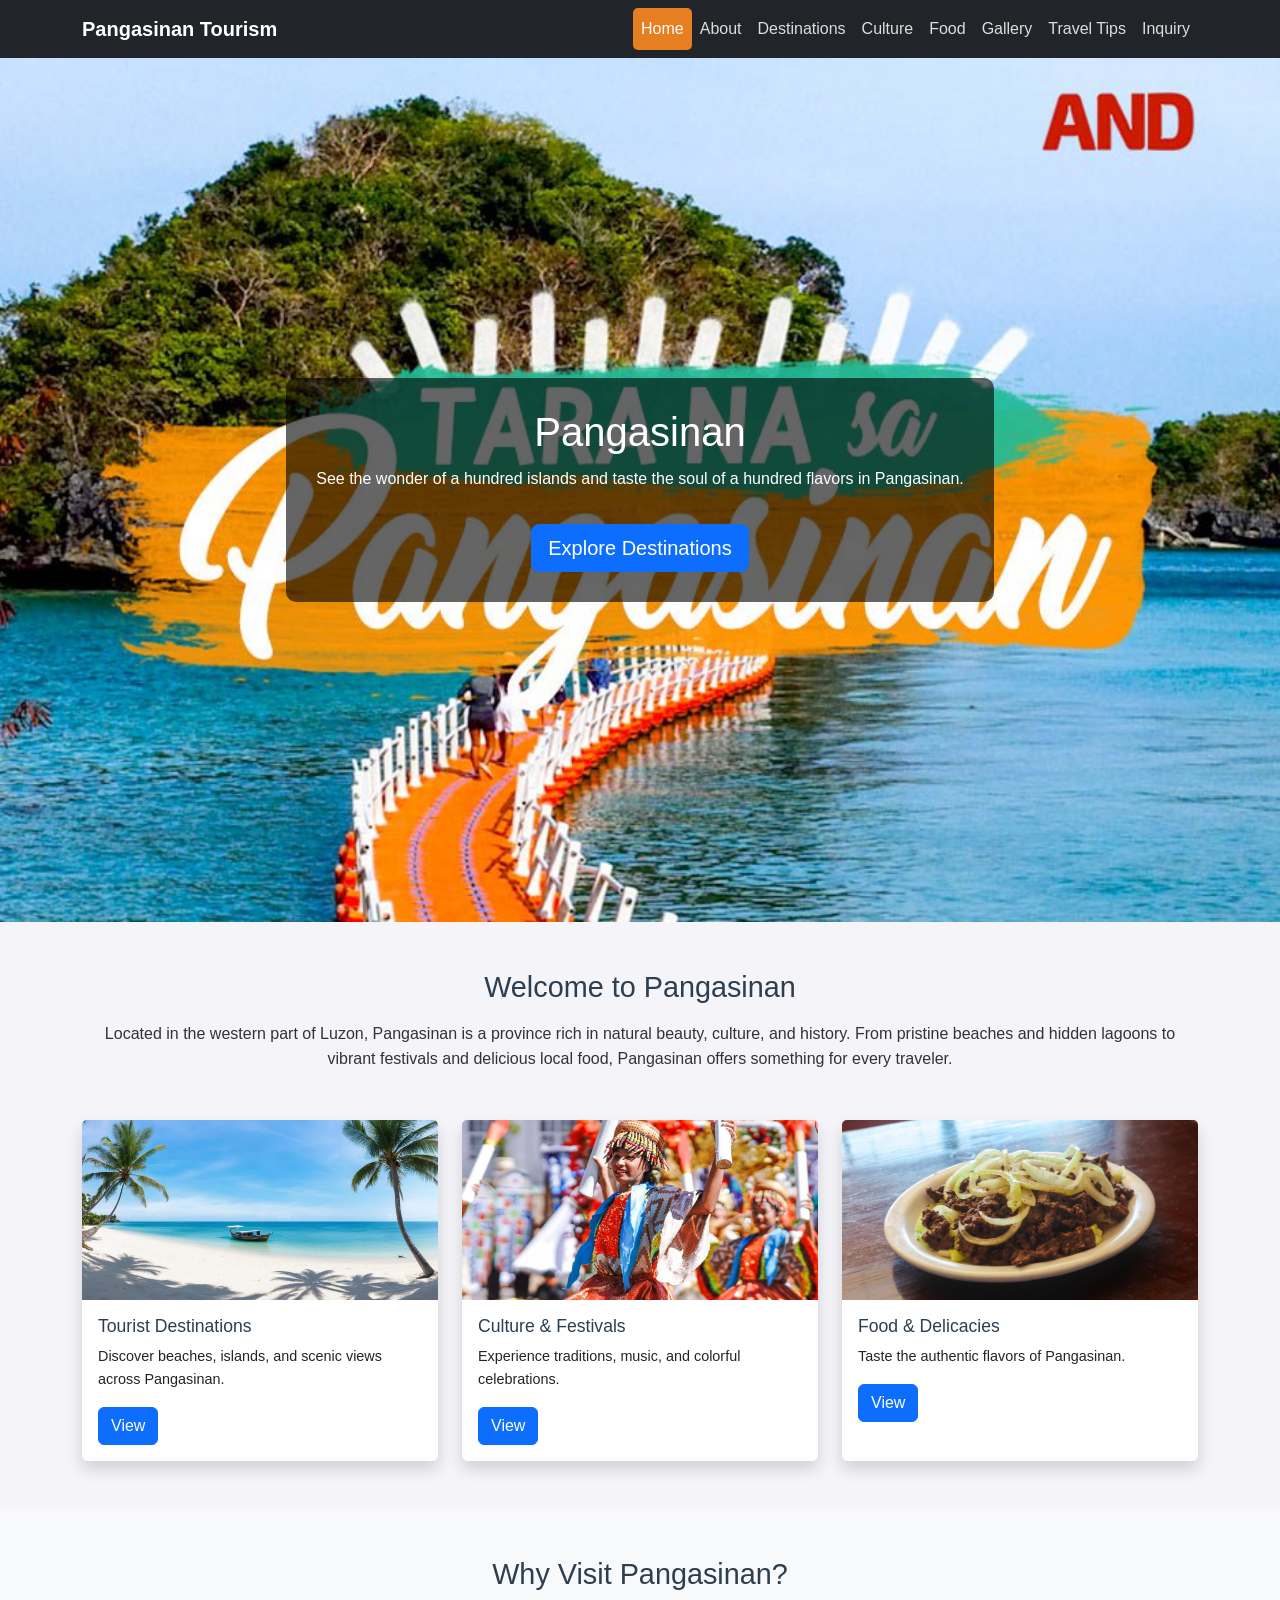
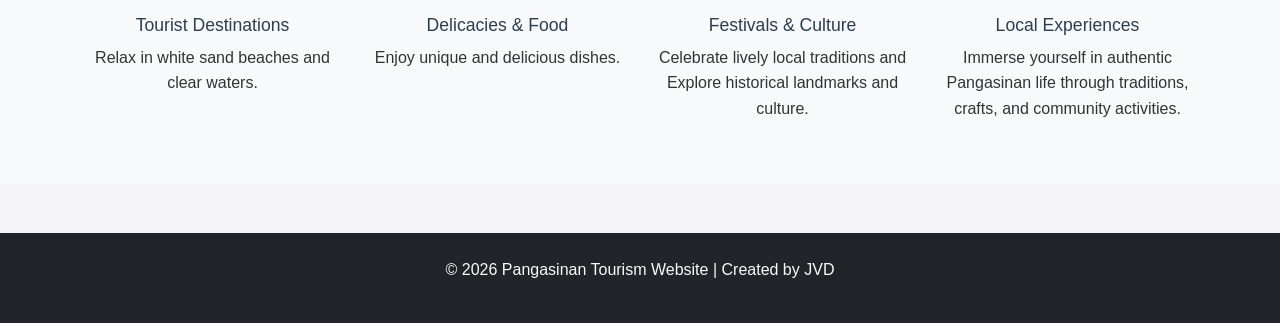
<file: index.html>
<!DOCTYPE html>
<html lang="en">
<head>
    <meta charset="utf-8">
    <meta name="viewport" content="width=device-width, initial-scale=1">
    <title>Pangasinan Tourism</title>
    <link href="https://cdn.jsdelivr.net/npm/bootstrap@5.3.3/dist/css/bootstrap.min.css" rel="stylesheet">
    <link rel="stylesheet" href="style/style.css">
</head>
<body>
    <nav class="navbar navbar-expand-lg navbar-dark bg-dark">
        <div class="container">
            <a class="navbar-brand" href="#">Pangasinan Tourism</a>

            <button class="navbar-toggler" type="button" data-bs-toggle="collapse" data-bs-target="#nav">
                <span class="navbar-toggler-icon"></span>
            </button>

            <div class="collapse navbar-collapse" id="nav">
                <ul class="navbar-nav ms-auto">
                    <li class="nav-item"><a class="nav-link active" href="index.html">Home</a></li>
                    <li class="nav-item"><a class="nav-link" href="about.html">About</a></li>
                    <li class="nav-item"><a class="nav-link" href="destinations.html">Destinations</a></li>
                    <li class="nav-item"><a class="nav-link" href="culture.html">Culture</a></li>
                    <li class="nav-item"><a class="nav-link" href="food.html">Food</a></li>
                    <li class="nav-item"><a class="nav-link" href="gallery.html">Gallery</a></li><li class="nav-item"><a class="nav-link" href="tips.html">Travel Tips</a></li>
                    <li class="nav-item"><a class="nav-link" href="inquiry.html">Inquiry</a></li>
                </ul>
            </div>
        </div>
    </nav>

    <section class="hero">
        <div class="hero-overlay">
            <h1>Pangasinan</h1>
            <p>
                See the wonder of a hundred islands and taste the soul of a hundred flavors in Pangasinan.
            </p>
            <a href="destinations.html" class="btn btn-primary btn-lg mt-3">
                Explore Destinations
            </a>
        </div>
    </section>

    <section class="container my-5">
        <div class="text-center">
            <h2>Welcome to Pangasinan</h2>
            <p class="mt-3">
            Located in the western part of Luzon, Pangasinan is a province rich in natural beauty, culture, and history.
            From pristine beaches and hidden lagoons to vibrant festivals and delicious local food,
            Pangasinan offers something for every traveler.
            </p>
        </div>
    </section>

    <section class="container my-5">
        <div class="row g-4">
            <div class="col-md-4">
                <div class="card h-100 shadow">
                    <img src="images/destination.jpg" class="card-img-top">
                    <div class="card-body">
                        <h5>Tourist Destinations</h5>
                        <p>Discover beaches, islands, and scenic views across Pangasinan.</p>
                        <a href="destinations.html" class="btn btn-primary">View</a>
                    </div>
                </div>
            </div>

            <div class="col-md-4">
                <div class="card h-100 shadow">
                    <img src="images/culture.jpeg" class="card-img-top">
                    <div class="card-body">
                        <h5>Culture & Festivals</h5>
                        <p>Experience traditions, music, and colorful celebrations.</p>
                        <a href="culture.html" class="btn btn-primary">View</a>
                    </div>
                </div>
            </div>

            <div class="col-md-4">
                <div class="card h-100 shadow">
                    <img src="images/food.jpg" class="card-img-top">
                    <div class="card-body">
                        <h5>Food & Delicacies</h5>
                        <p>Taste the authentic flavors of Pangasinan.</p>
                        <a href="food.html" class="btn btn-primary">View</a>
                    </div>
                </div>
            </div>
        </div>
    </section>

    <section class="bg-light py-5">
        <div class="container text-center">
            <h2>Why Visit Pangasinan?</h2>
            <div class="row mt-4">
                <div class="col-md-3">
                    <h5>Tourist Destinations</h5>
                    <p>Relax in white sand beaches and clear waters.</p>
                </div>

                <div class="col-md-3">
                    <h5>Delicacies & Food</h5>
                    <p>Enjoy unique and delicious dishes.</p>
                </div>

                <div class="col-md-3">
                    <h5>Festivals & Culture</h5>
                    <p>Celebrate lively local traditions and Explore historical landmarks and culture.</p>
                </div>

                <div class="col-md-3">
                    <h5>Local Experiences</h5>
                    <p>Immerse yourself in authentic Pangasinan life through traditions, crafts, and community activities.</p>
                </div>
            </div>
        </div>
    </section>

    <footer class="bg-dark text-light text-center py-4 mt-5">
        <p>© 2026 Pangasinan Tourism Website | Created by JVD</p>
    </footer>

    <script src="https://cdn.jsdelivr.net/npm/bootstrap@5.3.3/dist/js/bootstrap.bundle.min.js"></script>
</body>
</html>
</file>
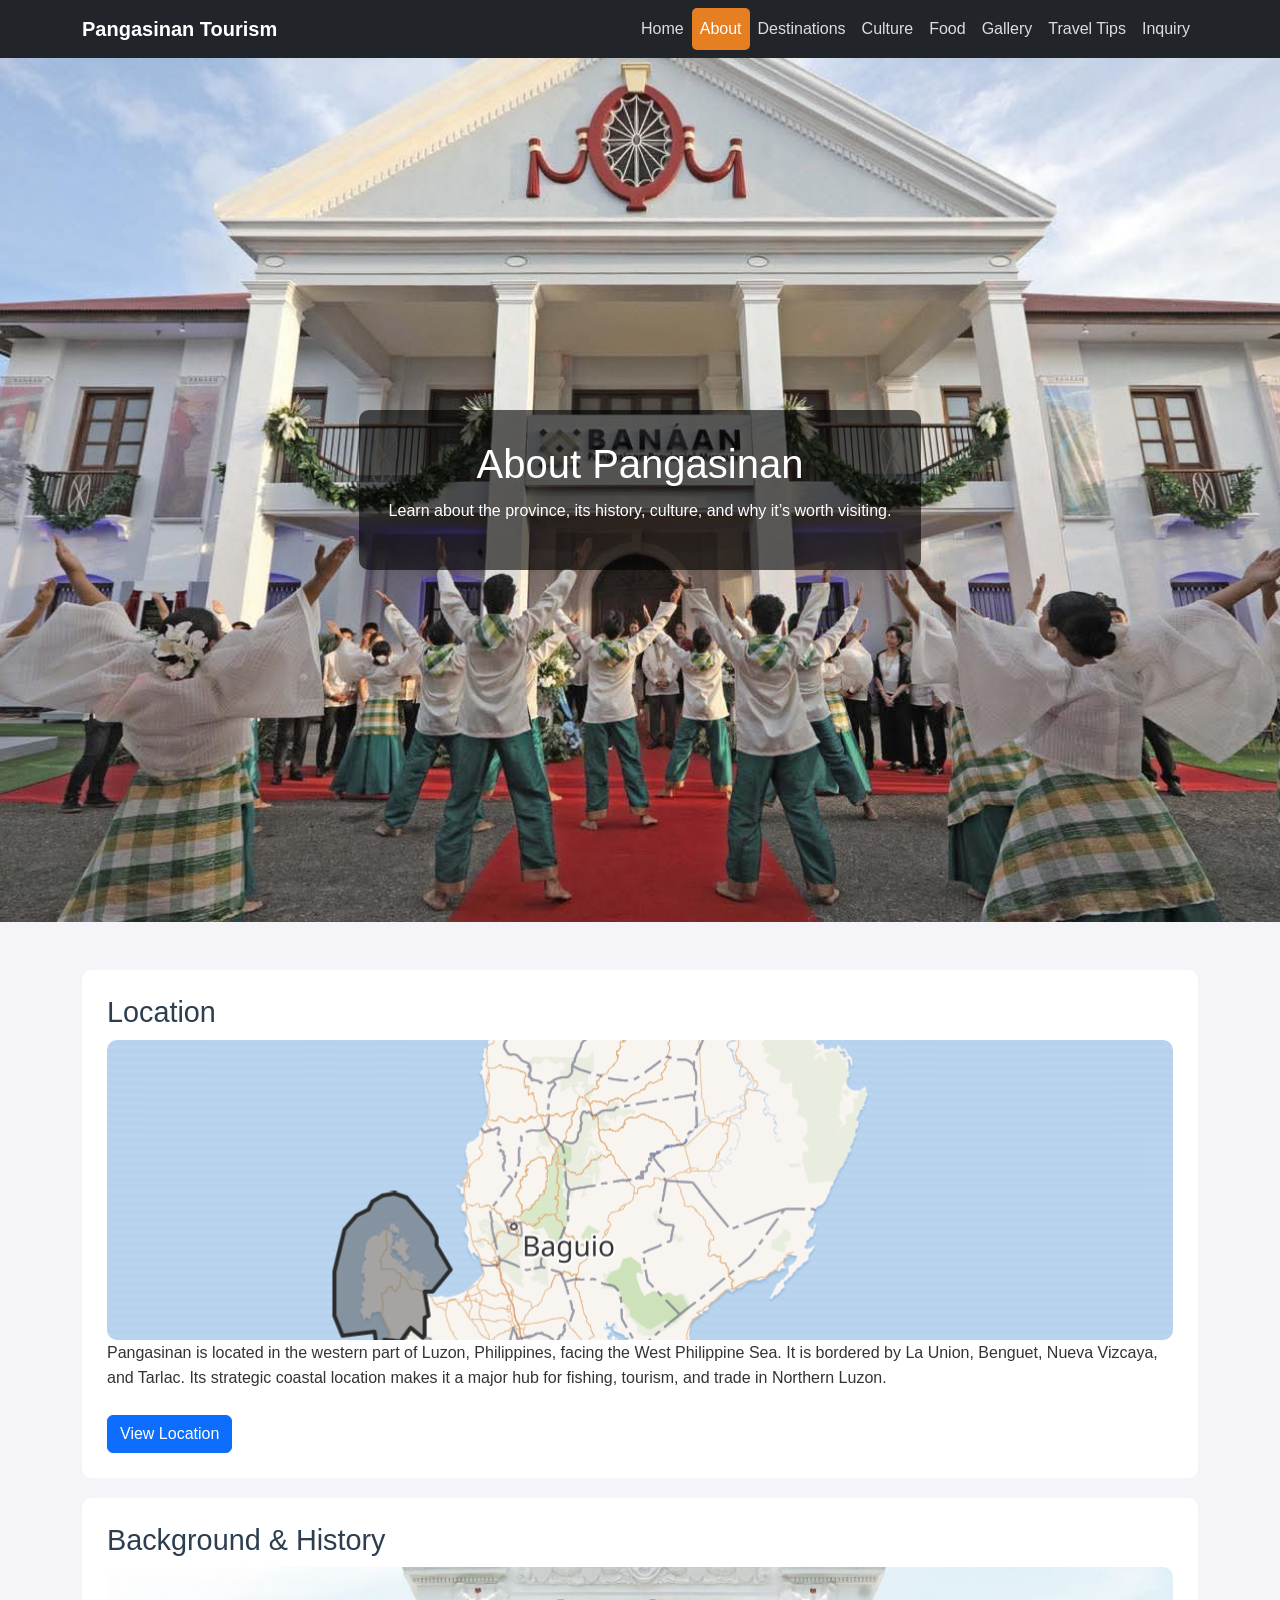
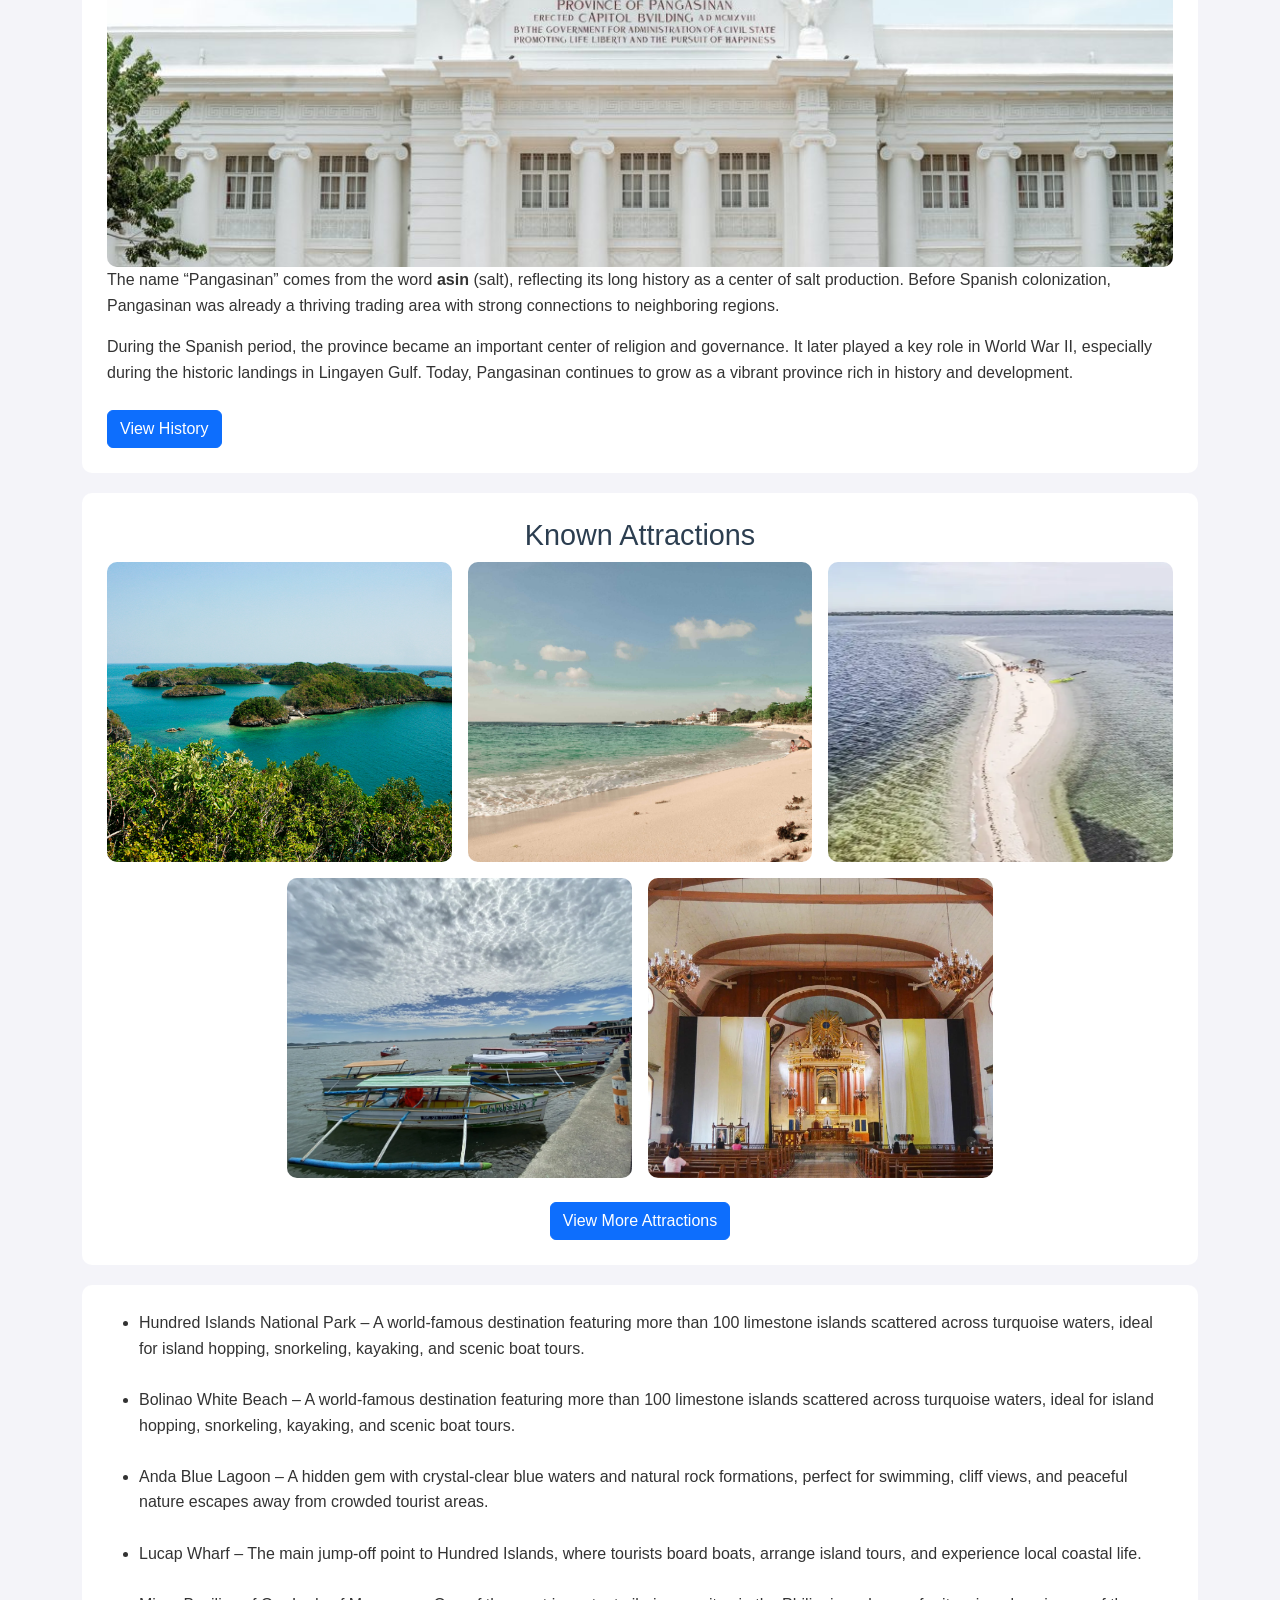
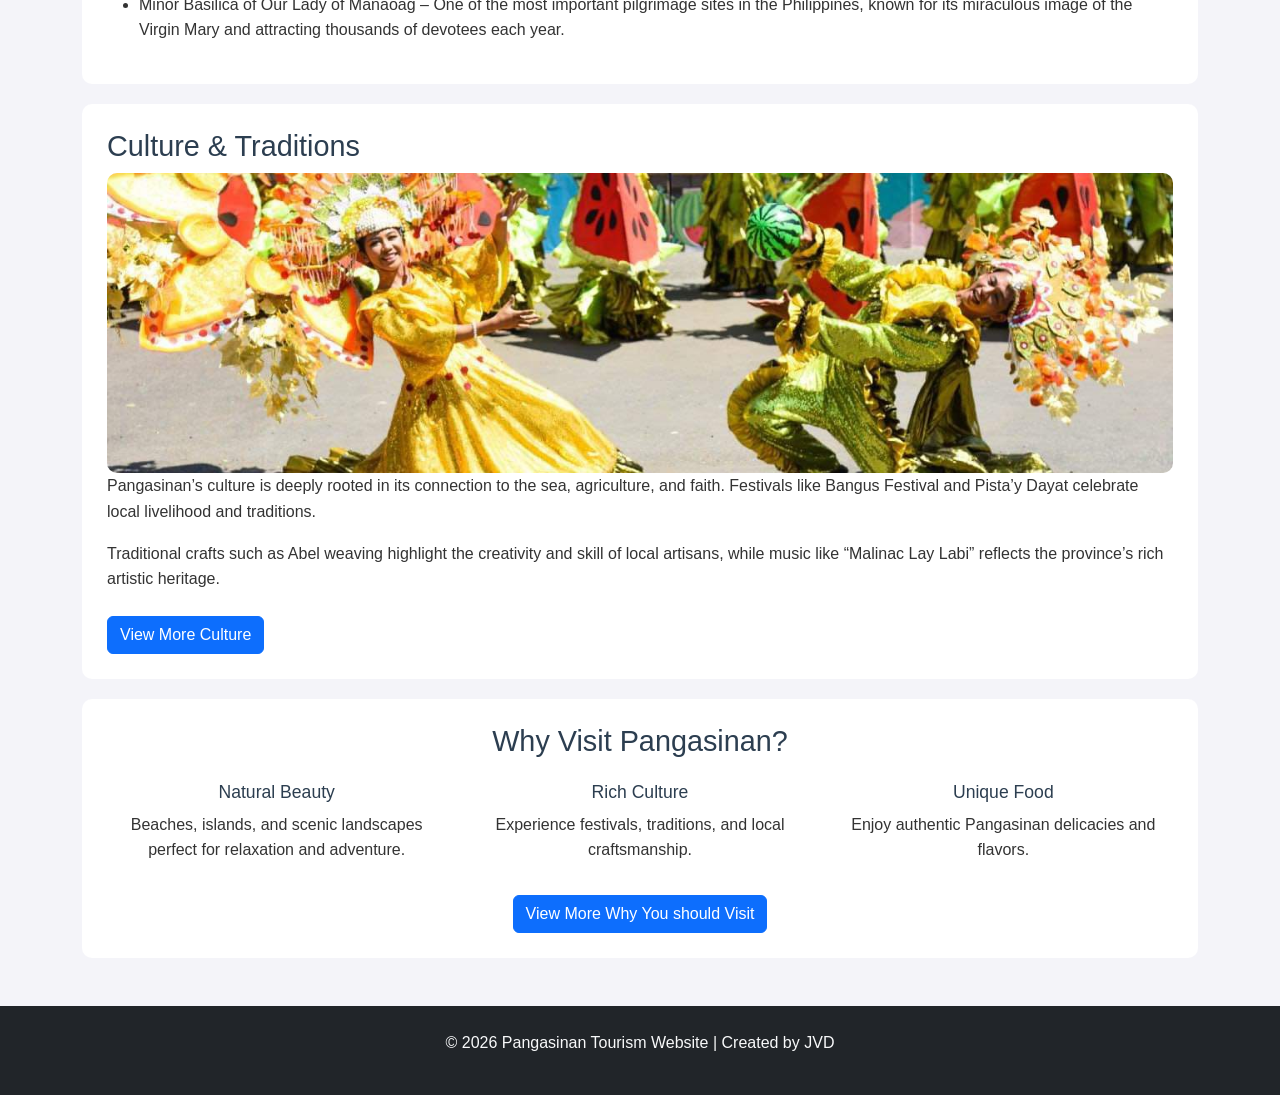
<file: about.html>
<!DOCTYPE html>
<html lang="en">
<head>
    <meta charset="utf-8">
    <meta name="viewport" content="width=device-width, initial-scale=1">
    <title>About Pangasinan</title>
    <link href="https://cdn.jsdelivr.net/npm/bootstrap@5.3.3/dist/css/bootstrap.min.css" rel="stylesheet">
    <link rel="stylesheet" href="style/style.css">
</head>
<body>
    <nav class="navbar navbar-expand-lg navbar-dark bg-dark">
        <div class="container">
            <a class="navbar-brand" href="index.html">Pangasinan Tourism</a>
            
            <button class="navbar-toggler" type="button" data-bs-toggle="collapse" data-bs-target="#nav">
                <span class="navbar-toggler-icon"></span>
            </button>

            <div class="collapse navbar-collapse" id="nav">
                <ul class="navbar-nav ms-auto">
                    <li class="nav-item"><a class="nav-link" href="index.html">Home</a></li>
                    <li class="nav-item"><a class="nav-link active" href="about.html">About</a></li>
                    <li class="nav-item"><a class="nav-link" href="destinations.html">Destinations</a></li>
                    <li class="nav-item"><a class="nav-link" href="culture.html">Culture</a></li>
                    <li class="nav-item"><a class="nav-link" href="food.html">Food</a></li>
                    <li class="nav-item"><a class="nav-link" href="gallery.html">Gallery</a></li>
                    <li class="nav-item"><a class="nav-link" href="tips.html">Travel Tips</a></li>
                    <li class="nav-item"><a class="nav-link" href="inquiry.html">Inquiry</a></li>
                </ul>
            </div>
        </div>
    </nav>

    <section class="hero" style="background: url('images/about.jpeg') center/cover no-repeat;">
        <div class="hero-overlay text-white">
            <h1>About Pangasinan</h1>
            <p>Learn about the province, its history, culture, and why it’s worth visiting.</p>
        </div>
    </section>

    <main class="container my-5">
        <section class="box">
            <h2>Location</h2>

            <div class="img-box">
                <img src="images/map.png" alt="Map of Pangasinan">
            </div>

            <p>
                Pangasinan is located in the western part of Luzon, Philippines, facing the West Philippine Sea. It is bordered by La Union, Benguet, Nueva Vizcaya, and Tarlac. Its strategic coastal location makes it a major hub for fishing, tourism, and trade in Northern Luzon.
            </p>

            <a href="location.html" class="btn btn-primary mt-2">
                View Location 
            </a>
        </section>

        <section class="box">
            <h2>Background & History</h2>

            <div class="img-box">
                <img src="images/history.jpeg" alt="Historical image of Pangasinan">
            </div>

            <p>
                The name “Pangasinan” comes from the word <strong>asin</strong> (salt), reflecting its long history as a center of salt production. Before Spanish colonization, Pangasinan was already a thriving trading area with strong connections to neighboring regions.
            </p>

            <p>
                During the Spanish period, the province became an important center of religion and governance. It later played a key role in World War II, especially during the historic landings in Lingayen Gulf. Today, Pangasinan continues to grow as a vibrant province rich in history and development.
            </p>

            <a href="history.html" class="btn btn-primary mt-2">
                View History
            </a>
        </section>

        <section class="box text-center">
            <h2>Known Attractions</h2>

            <div class="row g-3 mb-3 justify-content-center">
                <div class="col-md-4">
                    <div class="img-box">
                        <img src="images/islands.jpg" alt="Hundred Islands">
                    </div>
                </div>

                <div class="col-md-4">
                    <div class="img-box">
                        <img src="images/bolinao.jpg" alt="Bolinao Beach">
                    </div>
                </div>

                <div class="col-md-4">
                    <div class="img-box">
                        <img src="images/anda.webp" alt="Anda Lagoon">
                    </div>
                </div>

                <div class="col-md-4">
                    <div class="img-box">
                        <img src="images/lucap.webp" alt="Lucap Wharf">
                    </div>
                </div>

                <div class="col-md-4">
                    <div class="img-box">
                        <img src="images/minor.webp" alt="Minor Basilica of Our Lady of Manaoag">
                    </div>
                </div>
            </div>

            <a href="attractions.html" class="btn btn-primary mt-2">
                View More Attractions
            </a>
        </section>

        <section class="box">
            <ul>
                <li>Hundred Islands National Park – A world-famous destination featuring more than 100 limestone islands scattered across turquoise waters, ideal for island hopping, snorkeling, kayaking, and scenic boat tours.</li><br>

                <li>Bolinao White Beach – A world-famous destination featuring more than 100 limestone islands scattered across turquoise waters, ideal for island hopping, snorkeling, kayaking, and scenic boat tours.</li><br>

                <li>Anda Blue Lagoon – A hidden gem with crystal-clear blue waters and natural rock formations, perfect for swimming, cliff views, and peaceful nature escapes away from crowded tourist areas.</li><br>

                <li>Lucap Wharf – The main jump-off point to Hundred Islands, where tourists board boats, arrange island tours, and experience local coastal life.</li><br>

                <li>Minor Basilica of Our Lady of Manaoag – One of the most important pilgrimage sites in the Philippines, known for its miraculous image of the Virgin Mary and attracting thousands of devotees each year.</li>
            </ul>
        </section>

        <section class="box">
            <h2>Culture & Traditions</h2>

            <div class="img-box">
                <img src="images/festivals.jpeg" alt="Festival in Pangasinan">
            </div>

            <p>
                Pangasinan’s culture is deeply rooted in its connection to the sea, agriculture, and faith. Festivals like Bangus Festival and Pista’y Dayat celebrate local livelihood and traditions.
            </p>

            <p>
                Traditional crafts such as Abel weaving highlight the creativity and skill of local artisans, while music like “Malinac Lay Labi” reflects the province’s rich artistic heritage.
            </p>

            <a href="traditions.html" class="btn btn-primary mt-2">
                View More Culture
            </a>
        </section>

        <section class="box text-center">
            <h2>Why Visit Pangasinan?</h2>

            <div class="row mt-4"> 
                <div class="col-md-4">
                    <h5>Natural Beauty</h5>
                    <p>Beaches, islands, and scenic landscapes perfect for relaxation and adventure.</p>
                </div>

                <div class="col-md-4">
                    <h5>Rich Culture</h5>
                    <p>Experience festivals, traditions, and local craftsmanship.</p>
                </div>

                <div class="col-md-4">
                    <h5>Unique Food</h5>
                    <p>Enjoy authentic Pangasinan delicacies and flavors.</p>
                </div>
            </div>

            <a href="visit.html" class="btn btn-primary mt-3">
                View More Why You should Visit
            </a>
        </section>
    </main>

    <footer class="bg-dark text-light text-center py-4">
        <p>© 2026 Pangasinan Tourism Website | Created by JVD</p>
    </footer>

    <script src="https://cdn.jsdelivr.net/npm/bootstrap@5.3.3/dist/js/bootstrap.bundle.min.js"></script>

</body>
</html>
</file>
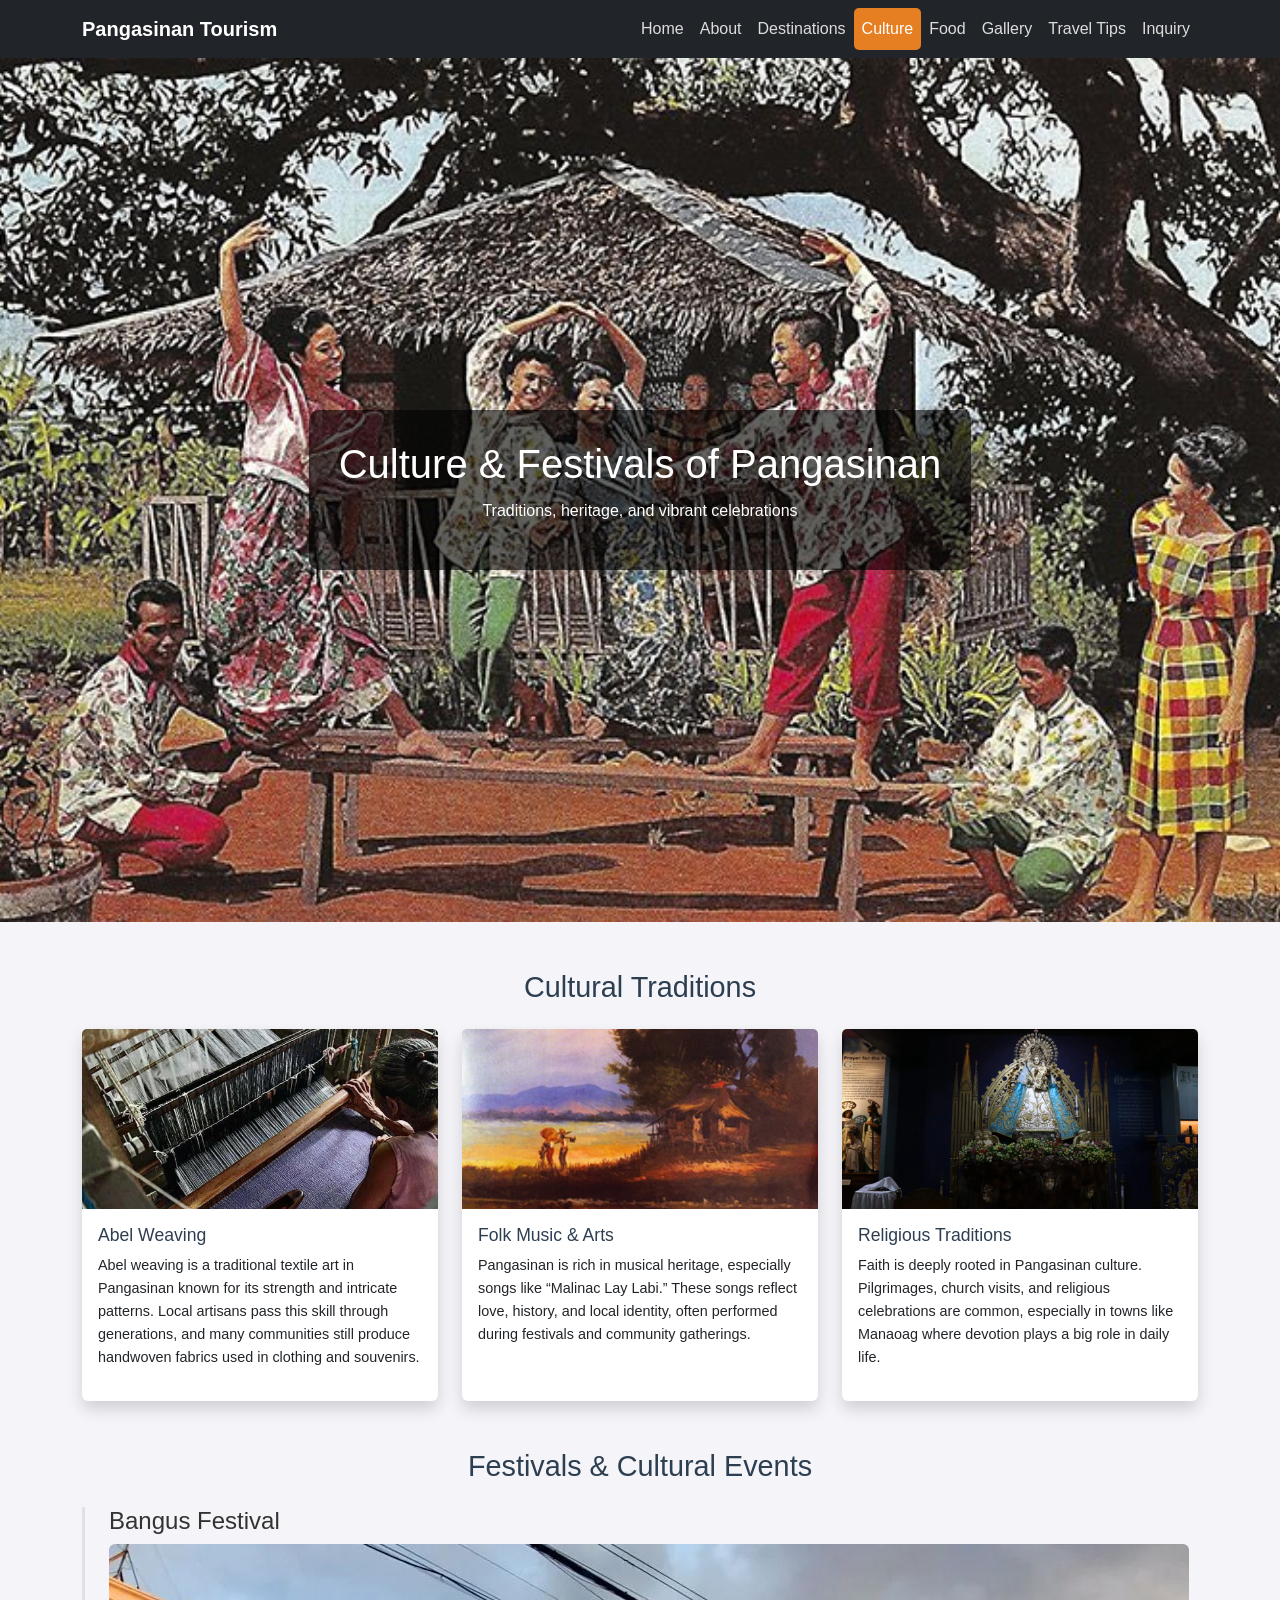
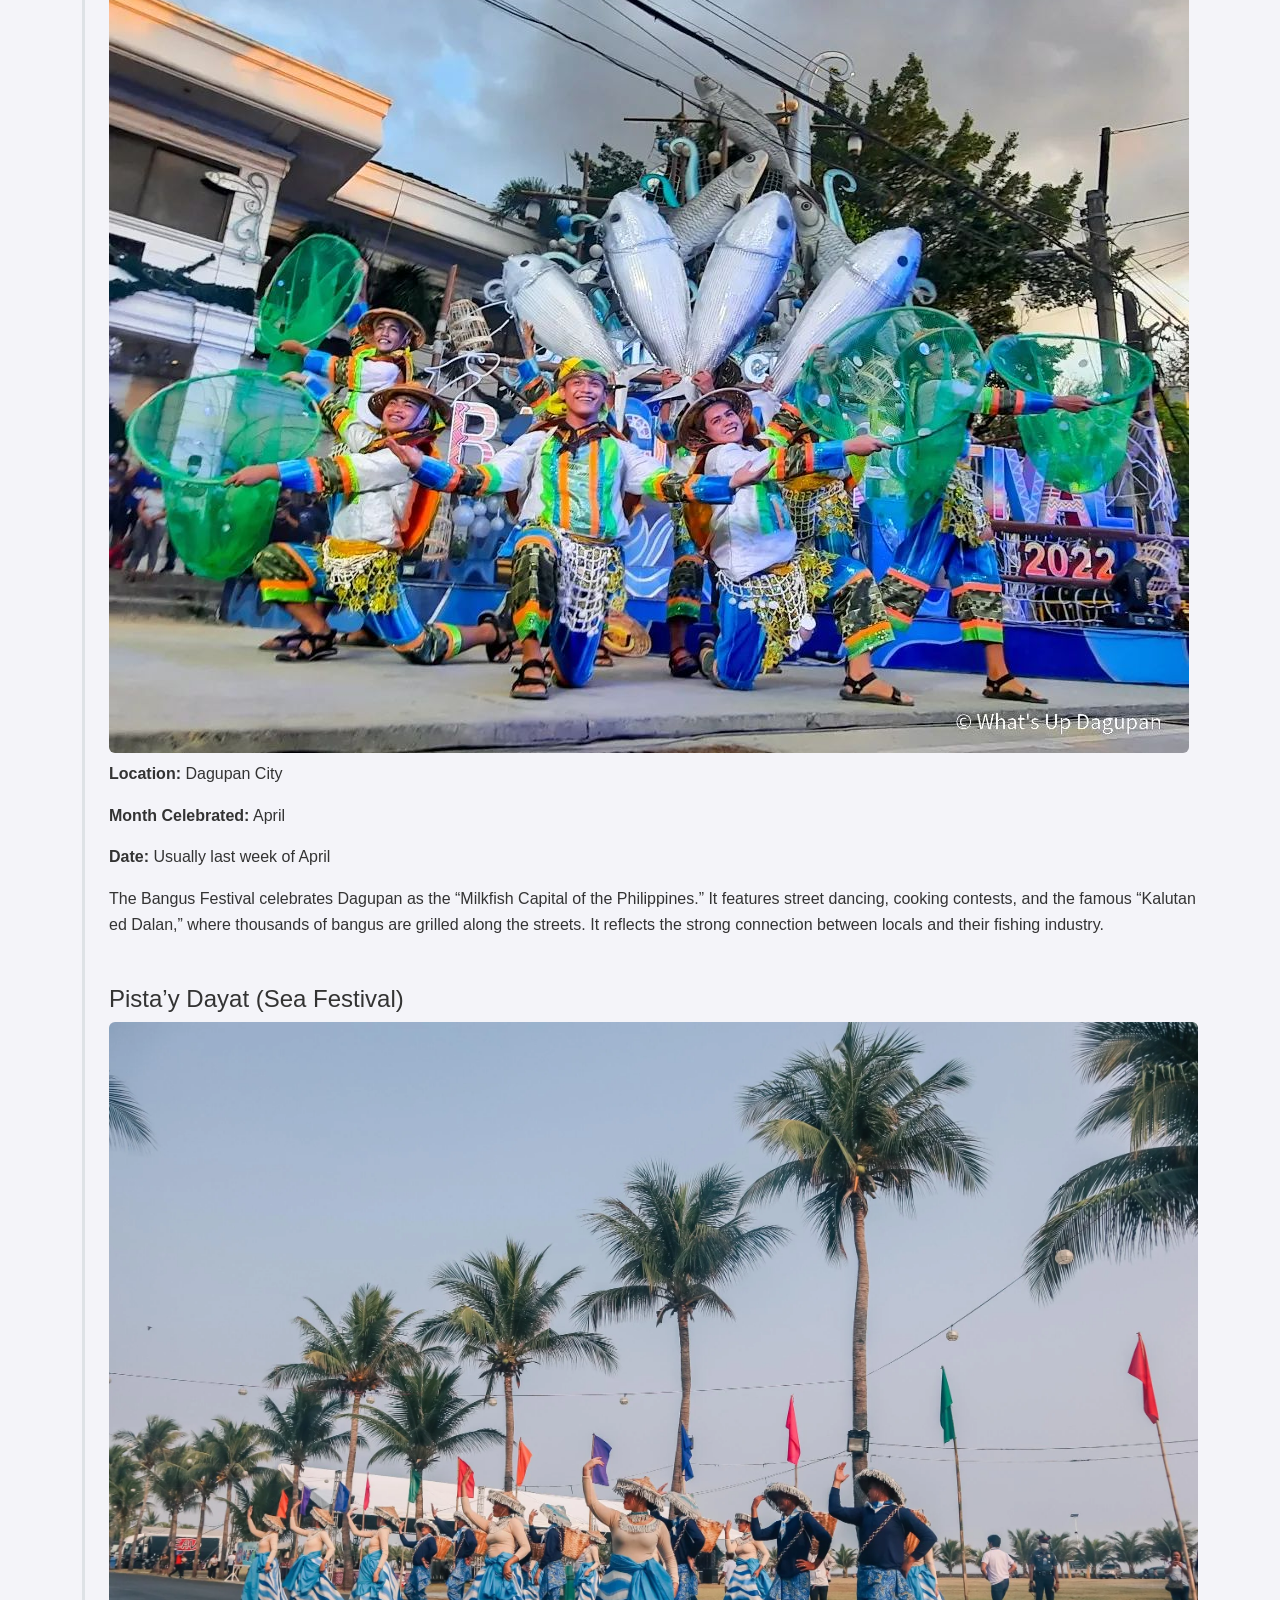
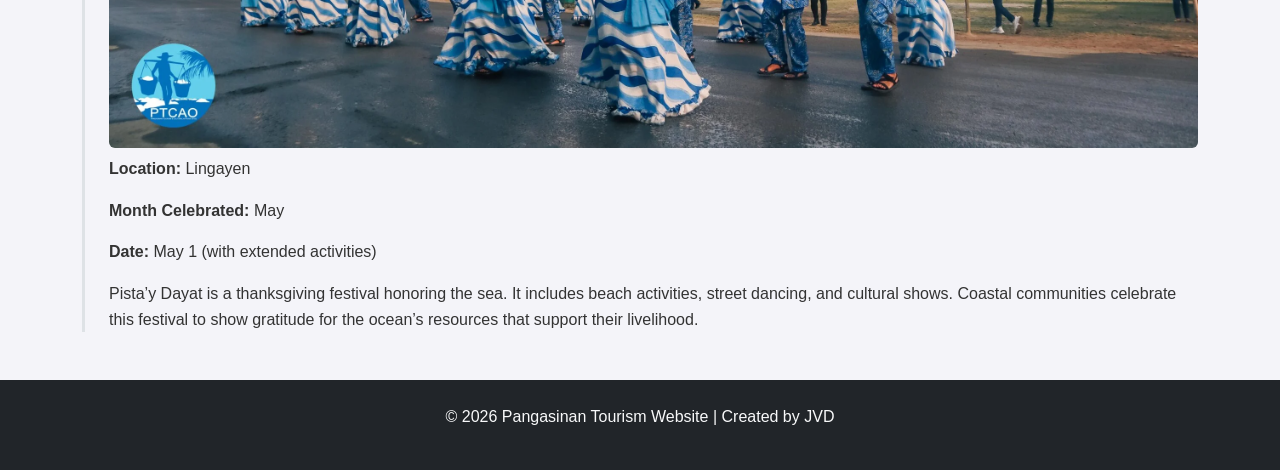
<file: culture.html>
<!DOCTYPE html>
<html lang="en">
<head>
    <meta charset="utf-8">
    <meta name="viewport" content="width=device-width, initial-scale=1">
    <title>Culture & Festivals - Pangasinan</title>

    <link href="https://cdn.jsdelivr.net/npm/bootstrap@5.3.3/dist/css/bootstrap.min.css" rel="stylesheet">
    <link rel="stylesheet" href="style/style.css">
</head>
<body>
    <nav class="navbar navbar-expand-lg navbar-dark bg-dark">
        <div class="container">
            <a class="navbar-brand" href="index.html">Pangasinan Tourism</a>

            <button class="navbar-toggler" type="button" data-bs-toggle="collapse" data-bs-target="#nav">
                <span class="navbar-toggler-icon"></span>
            </button>

            <div class="collapse navbar-collapse" id="nav">
                <ul class="navbar-nav ms-auto">
                    <li class="nav-item"><a class="nav-link" href="index.html">Home</a></li>
                    <li class="nav-item"><a class="nav-link" href="about.html">About</a></li>
                    <li class="nav-item"><a class="nav-link" href="destinations.html">Destinations</a></li>
                    <li class="nav-item"><a class="nav-link active" href="culture.html">Culture</a></li>
                    <li class="nav-item"><a class="nav-link" href="food.html">Food</a></li>
                    <li class="nav-item"><a class="nav-link" href="gallery.html">Gallery</a></li>
                    <li class="nav-item"><a class="nav-link" href="tips.html">Travel Tips</a></li>
                    <li class="nav-item"><a class="nav-link" href="inquiry.html">Inquiry</a></li>
                </ul>
            </div>
        </div>
    </nav>

    <section class="hero" style="background: url('images/cbg.jpg') center/cover no-repeat;">
        <div class="hero-overlay text-white text-center">
            <h1>Culture & Festivals of Pangasinan</h1>
            <p>Traditions, heritage, and vibrant celebrations</p>
        </div>
    </section>

    <main class="container my-5">
        <section class="mb-5">
            <h2 class="text-center mb-4">Cultural Traditions</h2>
            <div class="row g-4">
                <div class="col-md-4">
                    <div class="card shadow h-100">
                        <img src="images/abel.webp" class="card-img-top" alt="Abel Weaving">
                        <div class="card-body">
                            <h5>Abel Weaving</h5>
                            <p>
                                Abel weaving is a traditional textile art in Pangasinan known for its strength and intricate
                                patterns. Local artisans pass this skill through generations, and many communities still
                                produce handwoven fabrics used in clothing and souvenirs.
                            </p>
                        </div>
                    </div>
                </div>

                <div class="col-md-4">
                    <div class="card shadow h-100">
                        <img src="images/music.jfif" class="card-img-top" alt="Folk Music">
                        <div class="card-body">
                            <h5>Folk Music & Arts</h5>
                            <p>
                                Pangasinan is rich in musical heritage, especially songs like “Malinac Lay Labi.”
                                These songs reflect love, history, and local identity, often performed during festivals
                                and community gatherings.
                            </p>
                        </div>
                    </div>
                </div>

                <div class="col-md-4">
                    <div class="card shadow h-100">
                        <img src="images/religion.webp" class="card-img-top" alt="Religious Traditions">
                        <div class="card-body">
                            <h5>Religious Traditions</h5>
                            <p>
                                Faith is deeply rooted in Pangasinan culture. Pilgrimages, church visits, and religious
                                celebrations are common, especially in towns like Manaoag where devotion plays a big role
                                in daily life.
                            </p>
                        </div>
                    </div>
                </div>
            </div>
        </section>

        <section>
            <h2 class="text-center mb-4">Festivals & Cultural Events</h2>
            <div class="border-start border-3 ps-4">
                <div class="mb-5">
                    <h4>Bangus Festival</h4>
                    <img src="images/bangus.jpg" class="img-fluid rounded mb-2" alt="Bangus Festival">

                    <p><strong>Location:</strong> Dagupan City</p>
                    <p><strong>Month Celebrated:</strong> April</p>
                    <p><strong>Date:</strong> Usually last week of April</p>

                    <p>
                        The Bangus Festival celebrates Dagupan as the “Milkfish Capital of the Philippines.”
                        It features street dancing, cooking contests, and the famous “Kalutan ed Dalan,”
                        where thousands of bangus are grilled along the streets. It reflects the strong
                        connection between locals and their fishing industry.
                    </p>
                </div>

                <div class="mb-5">
                    <h4>Pista’y Dayat (Sea Festival)</h4>
                    <img src="images/dayat.webp" class="img-fluid rounded mb-2" alt="Pista'y Dayat">

                    <p><strong>Location:</strong> Lingayen</p>
                    <p><strong>Month Celebrated:</strong> May</p>
                    <p><strong>Date:</strong> May 1 (with extended activities)</p>

                    <p>
                        Pista’y Dayat is a thanksgiving festival honoring the sea. It includes beach activities,
                        street dancing, and cultural shows. Coastal communities celebrate this festival to show
                        gratitude for the ocean’s resources that support their livelihood.
                    </p>
                </div>
            </div>
        </section>
    </main>

    <footer class="bg-dark text-light text-center py-4">
        <p>© 2026 Pangasinan Tourism Website | Created by JVD</p>
    </footer>

    <script src="https://cdn.jsdelivr.net/npm/bootstrap@5.3.3/dist/js/bootstrap.bundle.min.js"></script>

</body>
</html>
</file>
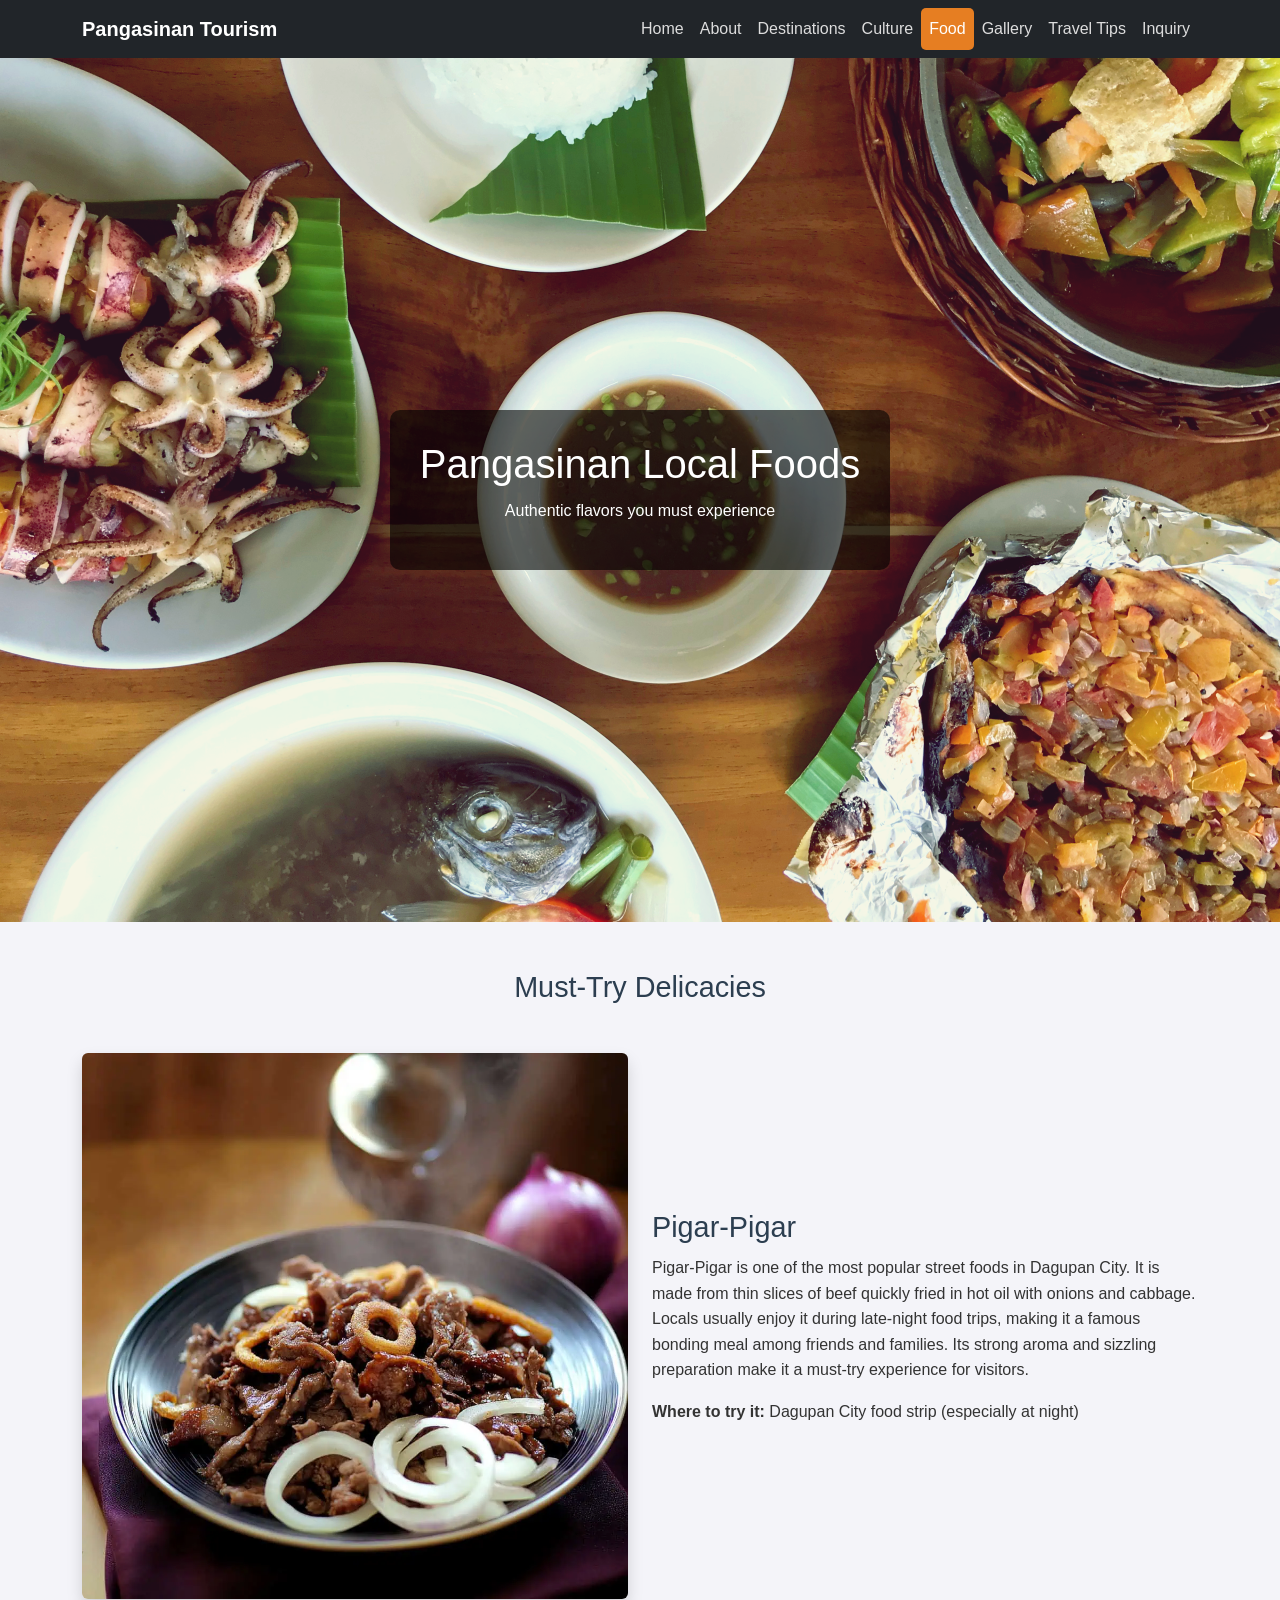
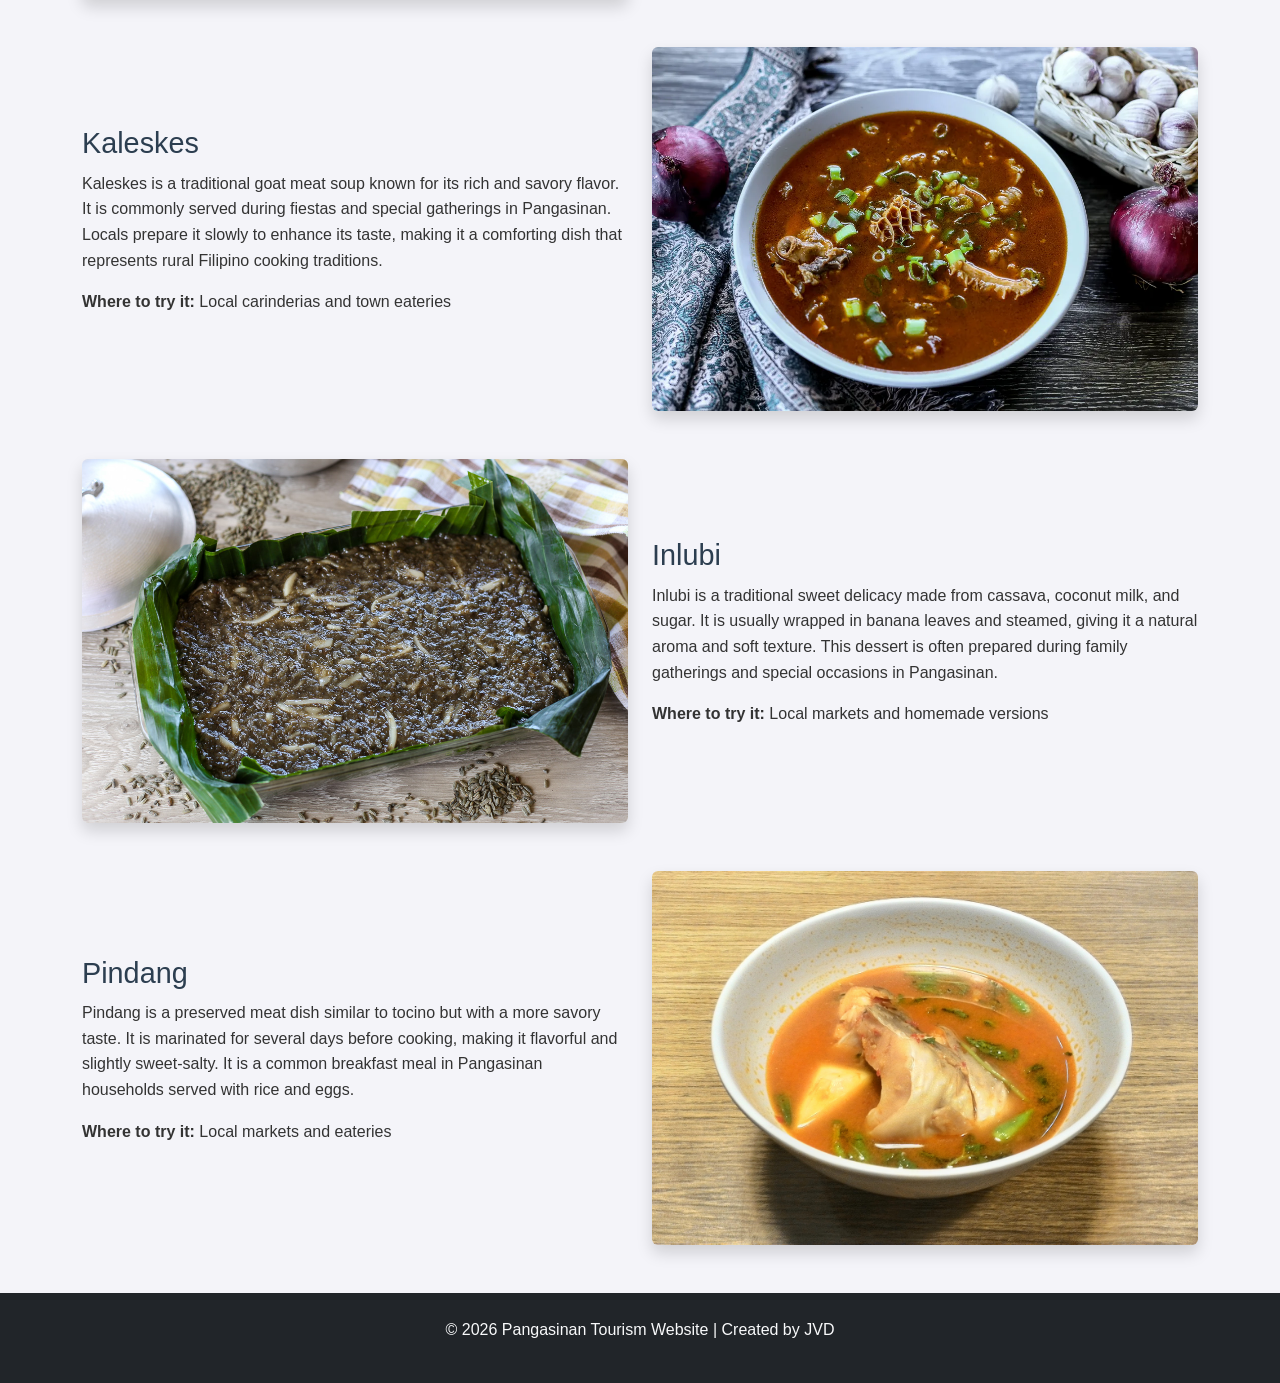
<file: food.html>
<!DOCTYPE html>
<html lang="en">
<head>
    <meta charset="utf-8">
    <meta name="viewport" content="width=device-width, initial-scale=1">
    <title>Food - Pangasinan</title>
    <link href="https://cdn.jsdelivr.net/npm/bootstrap@5.3.3/dist/css/bootstrap.min.css" rel="stylesheet">
    <link rel="stylesheet" href="style/style.css">
</head>
<body>
    <nav class="navbar navbar-expand-lg navbar-dark bg-dark">
        <div class="container">
            <a class="navbar-brand" href="index.html">Pangasinan Tourism</a>

            <button class="navbar-toggler" type="button" data-bs-toggle="collapse" data-bs-target="#nav">
                <span class="navbar-toggler-icon"></span>
            </button>

            <div class="collapse navbar-collapse" id="nav">
                <ul class="navbar-nav ms-auto">
                    <li class="nav-item"><a class="nav-link" href="index.html">Home</a></li>
                    <li class="nav-item"><a class="nav-link" href="about.html">About</a></li>
                    <li class="nav-item"><a class="nav-link" href="destinations.html">Destinations</a></li>
                    <li class="nav-item"><a class="nav-link" href="culture.html">Culture</a></li>
                    <li class="nav-item"><a class="nav-link active" href="food.html">Food</a></li>
                    <li class="nav-item"><a class="nav-link" href="gallery.html">Gallery</a></li>
                    <li class="nav-item"><a class="nav-link" href="tips.html">Travel Tips</a></li>
                    <li class="nav-item"><a class="nav-link" href="inquiry.html">Inquiry</a></li>
                </ul>
            </div>
        </div>
    </nav>

    <section class="hero" style="background: url('images/fbg.webp') center/cover no-repeat;">
        <div class="hero-overlay text-white text-center">
            <h1>Pangasinan Local Foods</h1>
            <p>Authentic flavors you must experience</p>
        </div>
    </section>

    <main class="container my-5">
        <h2 class="text-center mb-5">Must-Try Delicacies</h2>
        <div class="row align-items-center mb-5">
            <div class="col-md-6">
                <img src="images/pigar.webp" class="img-fluid rounded shadow" alt="Pigar Pigar">
            </div>
            <div class="col-md-6">
                <h2>Pigar-Pigar</h2>
                <p>
                    Pigar-Pigar is one of the most popular street foods in Dagupan City. It is made from thin slices of beef
                    quickly fried in hot oil with onions and cabbage. Locals usually enjoy it during late-night food trips,
                    making it a famous bonding meal among friends and families. Its strong aroma and sizzling preparation
                    make it a must-try experience for visitors.
                </p>
                <p><strong>Where to try it:</strong> Dagupan City food strip (especially at night)</p>
            </div>
        </div>

        <div class="row align-items-center mb-5 flex-md-row-reverse">
            <div class="col-md-6">
                <img src="images/kaleskes.webp" class="img-fluid rounded shadow" alt="Kaleskes">
            </div>
            <div class="col-md-6">
                <h2>Kaleskes</h2>

                <p>
                    Kaleskes is a traditional goat meat soup known for its rich and savory flavor. It is commonly served
                    during fiestas and special gatherings in Pangasinan. Locals prepare it slowly to enhance its taste,
                    making it a comforting dish that represents rural Filipino cooking traditions.
                </p>
                <p><strong>Where to try it:</strong> Local carinderias and town eateries</p>
            </div>
        </div>

        <div class="row align-items-center mb-5">
            <div class="col-md-6">
                <img src="images/inlubi.jpg" class="img-fluid rounded shadow" alt="Inlubi">
            </div>
            <div class="col-md-6">
                <h2>Inlubi</h2>
                <p>
                    Inlubi is a traditional sweet delicacy made from cassava, coconut milk, and sugar. It is usually wrapped
                    in banana leaves and steamed, giving it a natural aroma and soft texture. This dessert is often prepared
                    during family gatherings and special occasions in Pangasinan.
                </p>
                <p><strong>Where to try it:</strong> Local markets and homemade versions</p>
            </div>
        </div>

        <div class="row align-items-center mb-5 flex-md-row-reverse">
            <div class="col-md-6">
                <img src="images/pindang.jpg" class="img-fluid rounded shadow" alt="Pindang">
            </div>
            <div class="col-md-6">
                <h2>Pindang</h2>
                <p>
                    Pindang is a preserved meat dish similar to tocino but with a more savory taste. It is marinated for
                    several days before cooking, making it flavorful and slightly sweet-salty. It is a common breakfast
                    meal in Pangasinan households served with rice and eggs.
                </p>

                <p><strong>Where to try it:</strong> Local markets and eateries</p>
            </div>
        </div>
    </main>

    <footer class="bg-dark text-light text-center py-4">
        <p>© 2026 Pangasinan Tourism Website | Created by JVD</p>
    </footer>

    <script src="https://cdn.jsdelivr.net/npm/bootstrap@5.3.3/dist/js/bootstrap.bundle.min.js"></script>

</body>
</html>
</file>
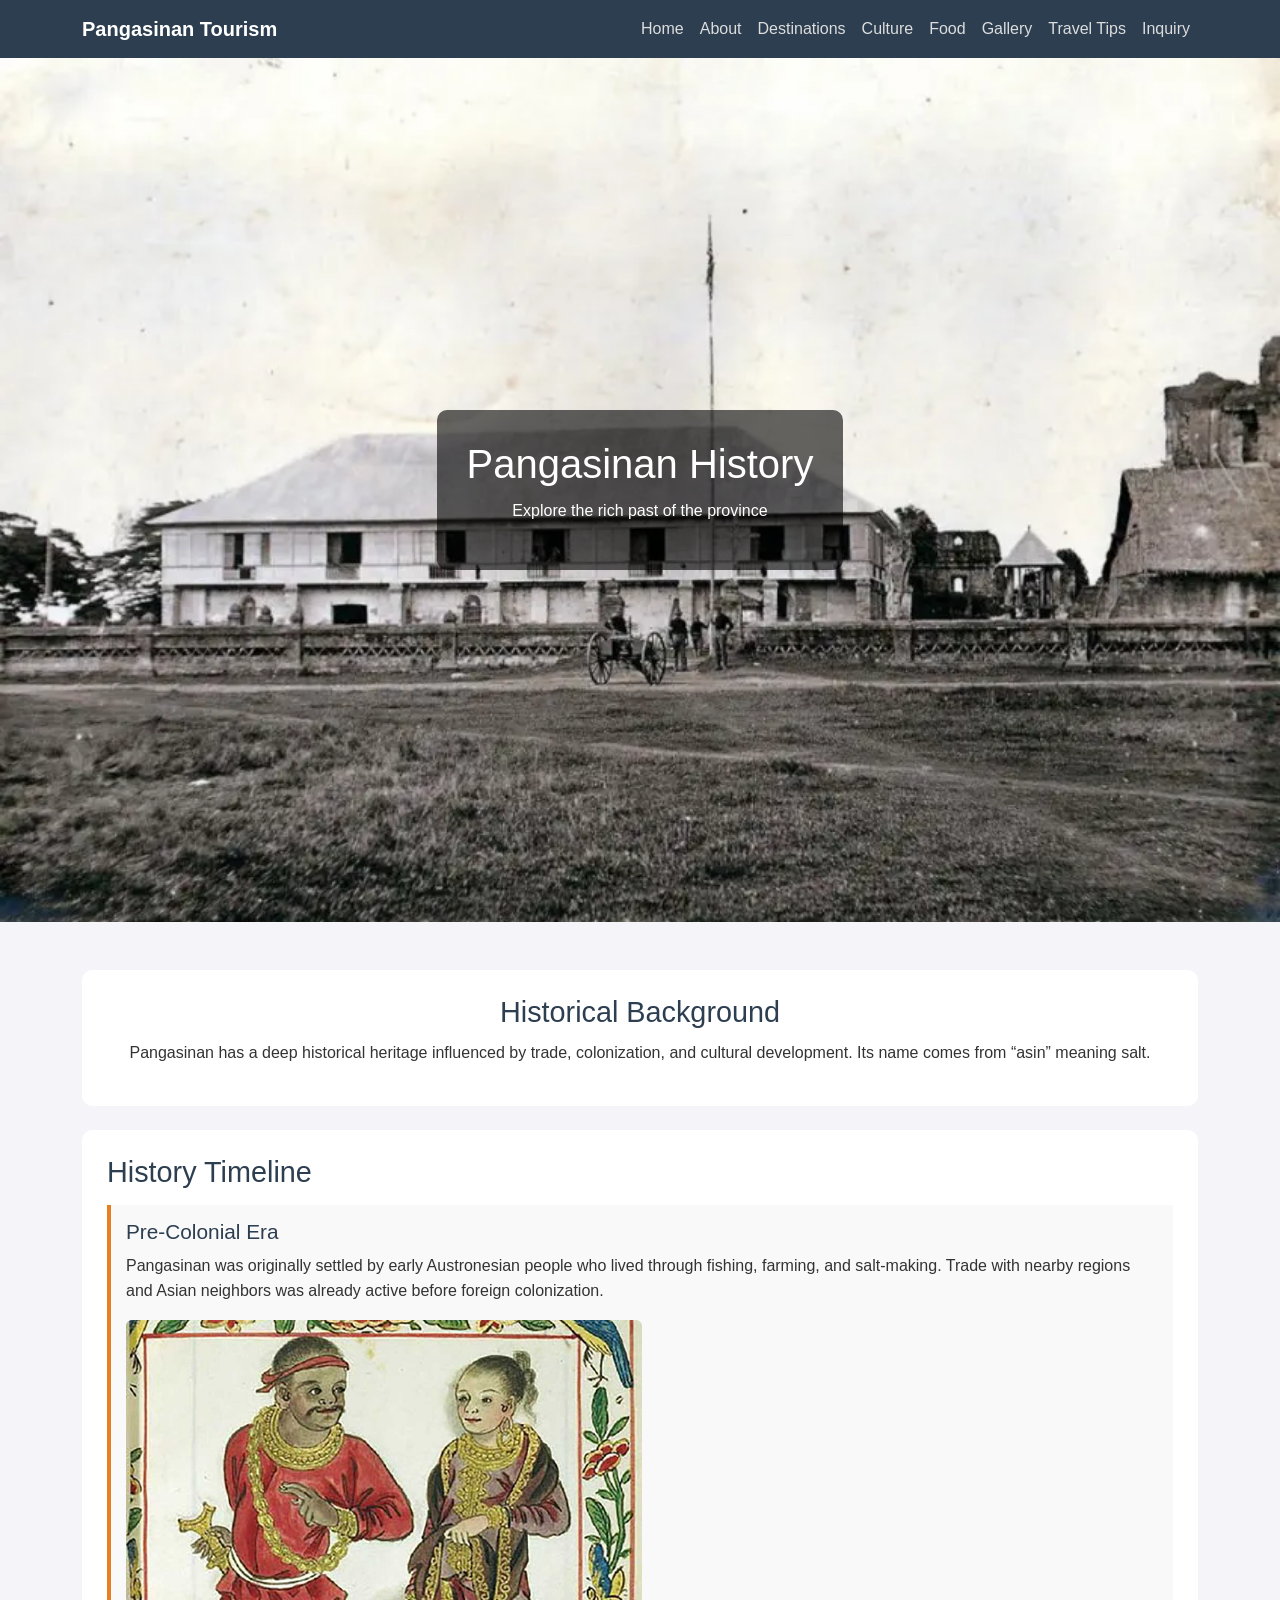
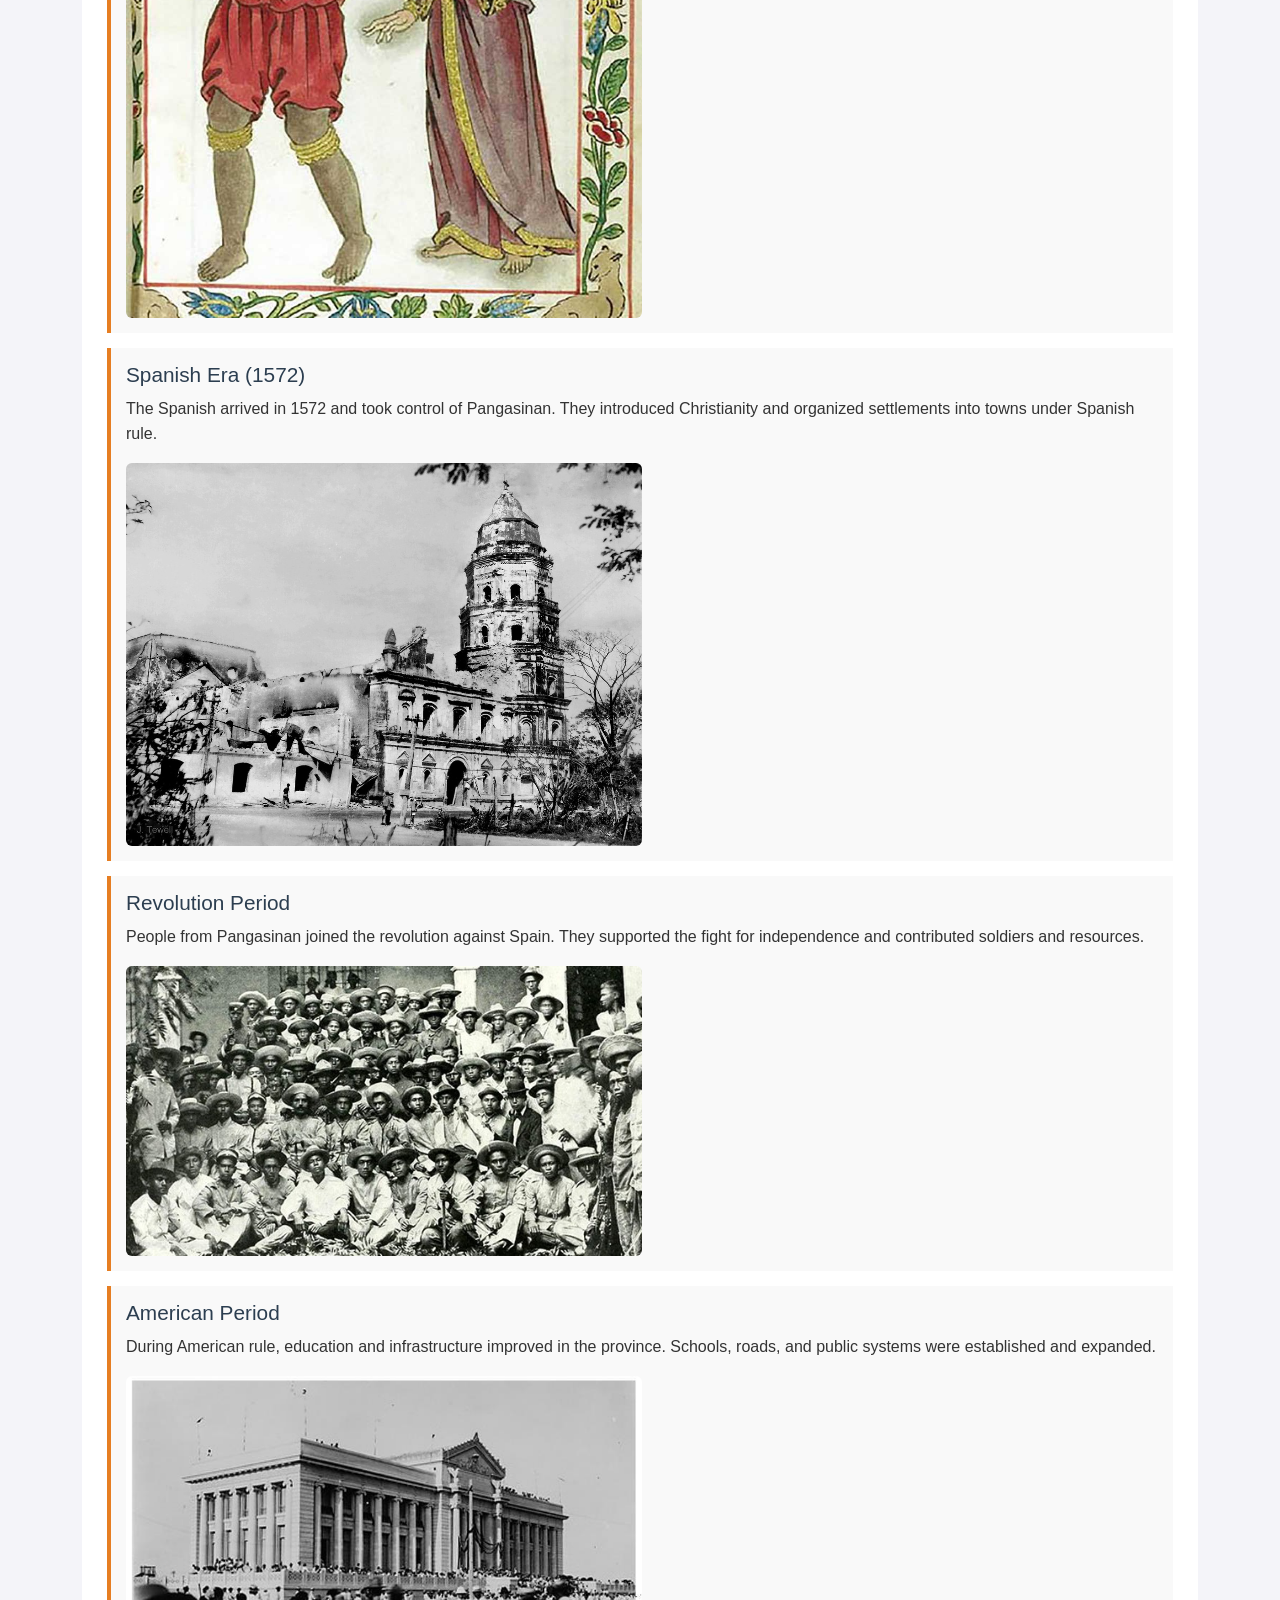
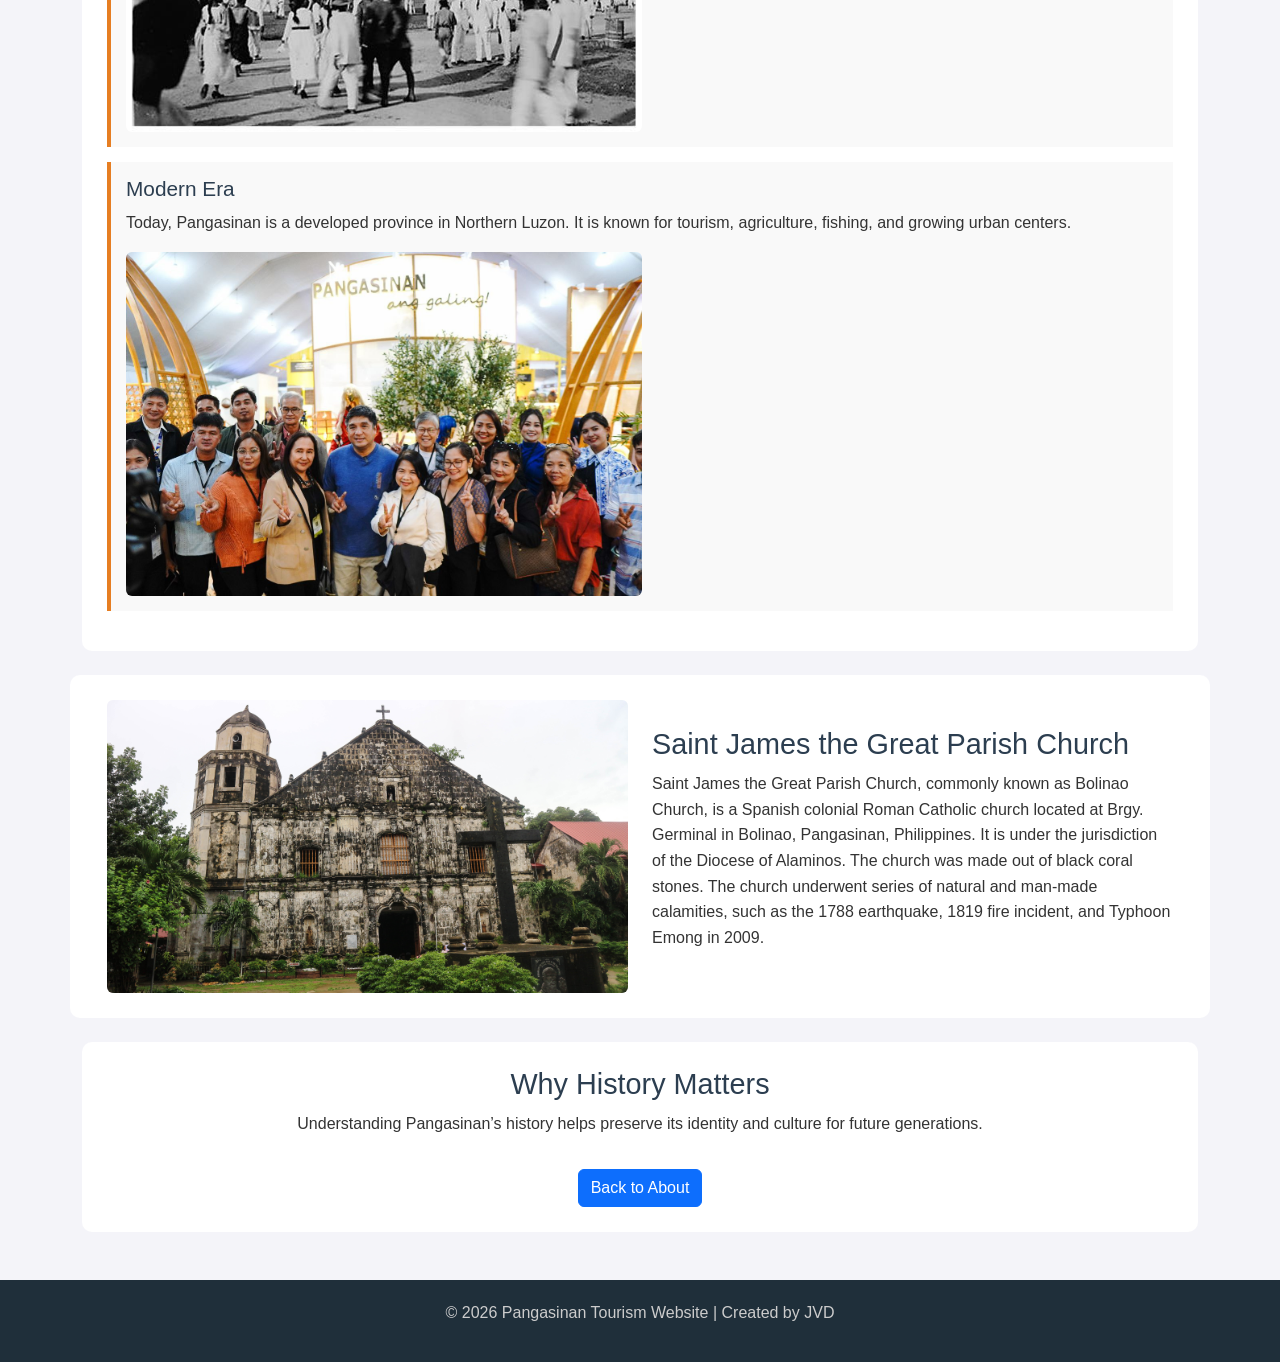
<file: history.html>
<!DOCTYPE html>
<html lang="en">
<head>
    <meta charset="utf-8">
    <meta name="viewport" content="width=device-width, initial-scale=1">
    <title>History - Pangasinan</title>

    <link href="https://cdn.jsdelivr.net/npm/bootstrap@5.3.3/dist/css/bootstrap.min.css" rel="stylesheet">
    <link rel="stylesheet" href="style/style.css">
</head>
<body>
    <nav class="navbar navbar-expand-lg navbar-dark">
        <div class="container">
            <a class="navbar-brand" href="index.html">Pangasinan Tourism</a>

            <button class="navbar-toggler" type="button" data-bs-toggle="collapse" data-bs-target="#nav">
                <span class="navbar-toggler-icon"></span>
            </button>

            <div class="collapse navbar-collapse" id="nav">
                <ul class="navbar-nav ms-auto">
                    <li class="nav-item"><a class="nav-link" href="index.html">Home</a></li>
                    <li class="nav-item"><a class="nav-link" href="about.html">About</a></li>
                    <li class="nav-item"><a class="nav-link" href="destinations.html">Destinations</a></li>
                    <li class="nav-item"><a class="nav-link" href="culture.html">Culture</a></li>
                    <li class="nav-item"><a class="nav-link" href="food.html">Food</a></li>
                    <li class="nav-item"><a class="nav-link" href="gallery.html">Gallery</a></li>
                    <li class="nav-item"><a class="nav-link" href="tips.html">Travel Tips</a></li>
                    <li class="nav-item"><a class="nav-link" href="inquiry.html">Inquiry</a></li>
                </ul>
            </div>
        </div>
    </nav>

    <section class="hero" style="background: url('images/bhistory.webp') center/cover no-repeat;">
        <div class="hero-overlay text-center">
            <h1>Pangasinan History</h1>
            <p>Explore the rich past of the province</p>
        </div>
    </section>

    <main class="container my-5">
        <section class="box text-center">
            <h2>Historical Background</h2>
            <p>
                Pangasinan has a deep historical heritage influenced by trade, colonization,
                and cultural development. Its name comes from “asin” meaning salt.
            </p>
        </section>

        <section class="box mt-4">
            <h2>History Timeline</h2>

            <div class="fact-box">
                <h3>Pre-Colonial Era</h3>
                <p>
                    Pangasinan was originally settled by early Austronesian people who lived through fishing, farming, and salt-making. Trade with nearby regions and Asian neighbors was already active before foreign colonization.
                </p>
                <div class="col-md-6">
                    <img src="images/colonial.jpg" class="img-fluid rounded" alt="Modern" c>
                </div>
            </div>

            <div class="fact-box">
                <h3>Spanish Era (1572)</h3>
                <p>
                    The Spanish arrived in 1572 and took control of Pangasinan. They introduced Christianity and organized settlements into towns under Spanish rule.
                </p>
                <div class="col-md-6">
                    <img src="images/spanish.jpg" class="img-fluid rounded" alt="Modern">
                </div>
            </div>

            <div class="fact-box">
                <h3>Revolution Period</h3>
                <p>
                    People from Pangasinan joined the revolution against Spain. They supported the fight for independence and contributed soldiers and resources.
                </p>
                <div class="col-md-6">
                    <img src="images/revolution.jpg" class="img-fluid rounded" alt="Modern">
                </div>
            </div>

            <div class="fact-box">
                <h3>American Period</h3>
                <p>
                    During American rule, education and infrastructure improved in the province. Schools, roads, and public systems were established and expanded.
                </p>
                <div class="col-md-6">
                    <img src="images/american.jpg" class="img-fluid rounded" alt="Modern">
                </div>
            </div>

            <div class="fact-box">
                <h3>Modern Era</h3>
                <p>
                    Today, Pangasinan is a developed province in Northern Luzon. It is known for tourism, agriculture, fishing, and growing urban centers.
                </p>
                <div class="col-md-6">
                    <img src="images/modern.jpg" class="img-fluid rounded" alt="Modern">
                </div>
            </div>
        </section>

        <section class="box mt-4 row align-items-center">

            <div class="col-md-6">
                <img src="images/parish.jpg" class="img-fluid rounded" alt="Historical Church">
            </div>

            <div class="col-md-6">
                <h2>Saint James the Great Parish Church</h2>
                <p>
                    Saint James the Great Parish Church, commonly known as Bolinao Church, is a Spanish colonial Roman Catholic church located at Brgy. Germinal in Bolinao, Pangasinan, Philippines. It is under the jurisdiction of the Diocese of Alaminos. The church was made out of black coral stones. The church underwent series of natural and man-made calamities, such as the 1788 earthquake, 1819 fire incident, and Typhoon Emong in 2009.
                </p>
            </div>

        </section>

        <section class="box text-center mt-4">
            <h2>Why History Matters</h2>
            <p>
                Understanding Pangasinan’s history helps preserve its identity and culture for future generations.
            </p>

            <a href="about.html" class="btn btn-primary mt-3">
                Back to About 
            </a>
        </section>
    </main>

    <footer>
        <p>© 2026 Pangasinan Tourism Website | Created by JVD</p>
    </footer>

    <script src="https://cdn.jsdelivr.net/npm/bootstrap@5.3.3/dist/js/bootstrap.bundle.min.js"></script>

</body>
</html>
</file>
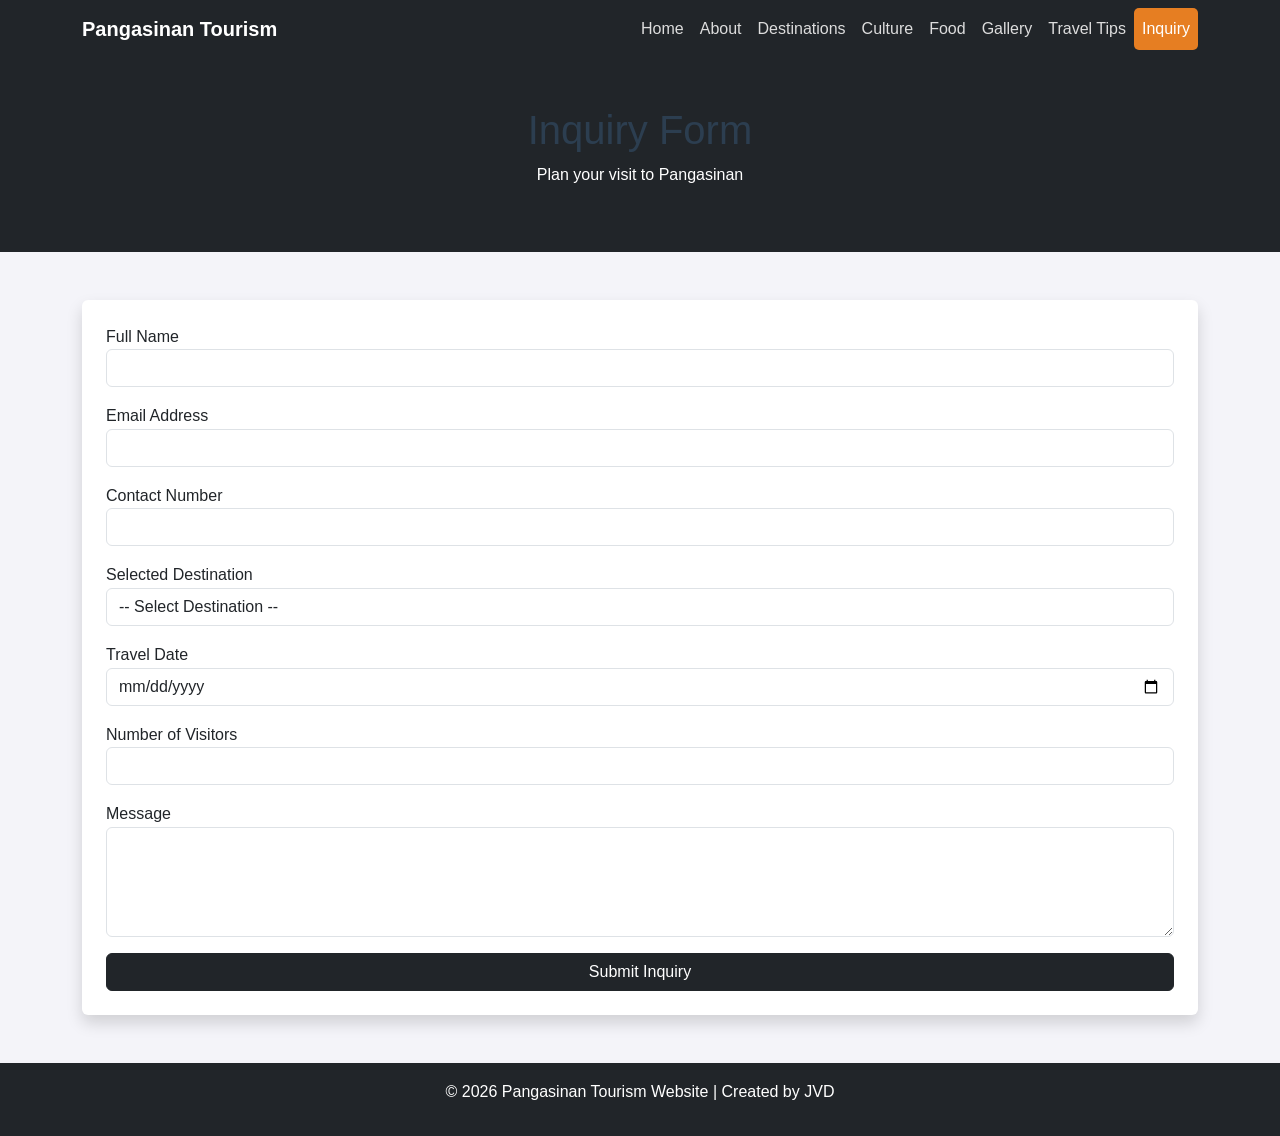
<file: inquiry.html>
<!DOCTYPE html>
<html lang="en">
<head>
    <meta charset="utf-8">
    <meta name="viewport" content="width=device-width, initial-scale=1">
    <title>Inquiry - Pangasinan Tourism</title>
    <link href="https://cdn.jsdelivr.net/npm/bootstrap@5.3.3/dist/css/bootstrap.min.css" rel="stylesheet">
    <link rel="stylesheet" href="style/style.css">
</head>
<body>
    <nav class="navbar navbar-expand-lg navbar-dark bg-dark">
        <div class="container">
            <a class="navbar-brand" href="index.html">Pangasinan Tourism</a>

            <button class="navbar-toggler" type="button" data-bs-toggle="collapse" data-bs-target="#nav">
                <span class="navbar-toggler-icon"></span>
            </button>

            <div class="collapse navbar-collapse" id="nav">
                <ul class="navbar-nav ms-auto">
                    <li class="nav-item"><a class="nav-link" href="index.html">Home</a></li>
                    <li class="nav-item"><a class="nav-link" href="about.html">About</a></li>
                    <li class="nav-item"><a class="nav-link" href="destinations.html">Destinations</a></li>
                    <li class="nav-item"><a class="nav-link" href="culture.html">Culture</a></li>
                    <li class="nav-item"><a class="nav-link" href="food.html">Food</a></li>
                    <li class="nav-item"><a class="nav-link" href="gallery.html">Gallery</a></li>
                    <li class="nav-item"><a class="nav-link" href="tips.html">Travel Tips</a></li>
                    <li class="nav-item"><a class="nav-link active" href="inquiry.html">Inquiry</a></li>
                </ul>
            </div>
        </div>
    </nav>

    <section class="bg-dark text-white text-center py-5">
        <h1>Inquiry Form</h1>
        <p>Plan your visit to Pangasinan</p>
    </section>

    <div class="container my-5">
        <div class="card shadow p-4">
            <form id="inquiryForm">
                <div class="mb-3">
                    <label>Full Name</label>
                    <input type="text" id="name" class="form-control">
                    <div class="error" id="nameError"></div>
                </div>

                <div class="mb-3">
                    <label>Email Address</label>
                    <input type="text" id="email" class="form-control">
                    <div class="error" id="emailError"></div>
                </div>

                <div class="mb-3">
                    <label>Contact Number</label>
                    <input type="text" id="contact" class="form-control">
                    <div class="error" id="contactError"></div>
                </div>

                <div class="mb-3">
                    <label>Selected Destination</label>
                    <select id="destination" class="form-control">
                        <option value="">-- Select Destination --</option>
                        <option>Hundred Islands</option>
                        <option>Bolinao Beach</option>
                        <option>Mount Balungao</option>
                        <option>Tayug Waterfalls</option>
                        <option>Manaoag Church</option>
                    </select>
                    <div class="error" id="destinationError"></div>
                </div>

                <div class="mb-3">
                    <label>Travel Date</label>
                    <input type="date" id="date" class="form-control">
                    <div class="error" id="dateError"></div>
                </div>

                <div class="mb-3">
                    <label>Number of Visitors</label>
                    <input type="number" id="visitors" class="form-control">
                    <div class="error" id="visitorsError"></div>
                </div>

                <div class="mb-3">
                    <label>Message</label>
                    <textarea id="message" class="form-control" rows="4"></textarea>
                    <div class="error" id="messageError"></div>
                </div>

                <button type="submit" class="btn btn-dark w-100">Submit Inquiry</button>
            </form>
        </div>
    </div>

    <footer class="bg-dark text-white text-center py-3">
        <p>© 2026 Pangasinan Tourism Website | Created by JVD</p>
    </footer>

    <script src="script/script.js"></script>

</body>
</html>
</file>
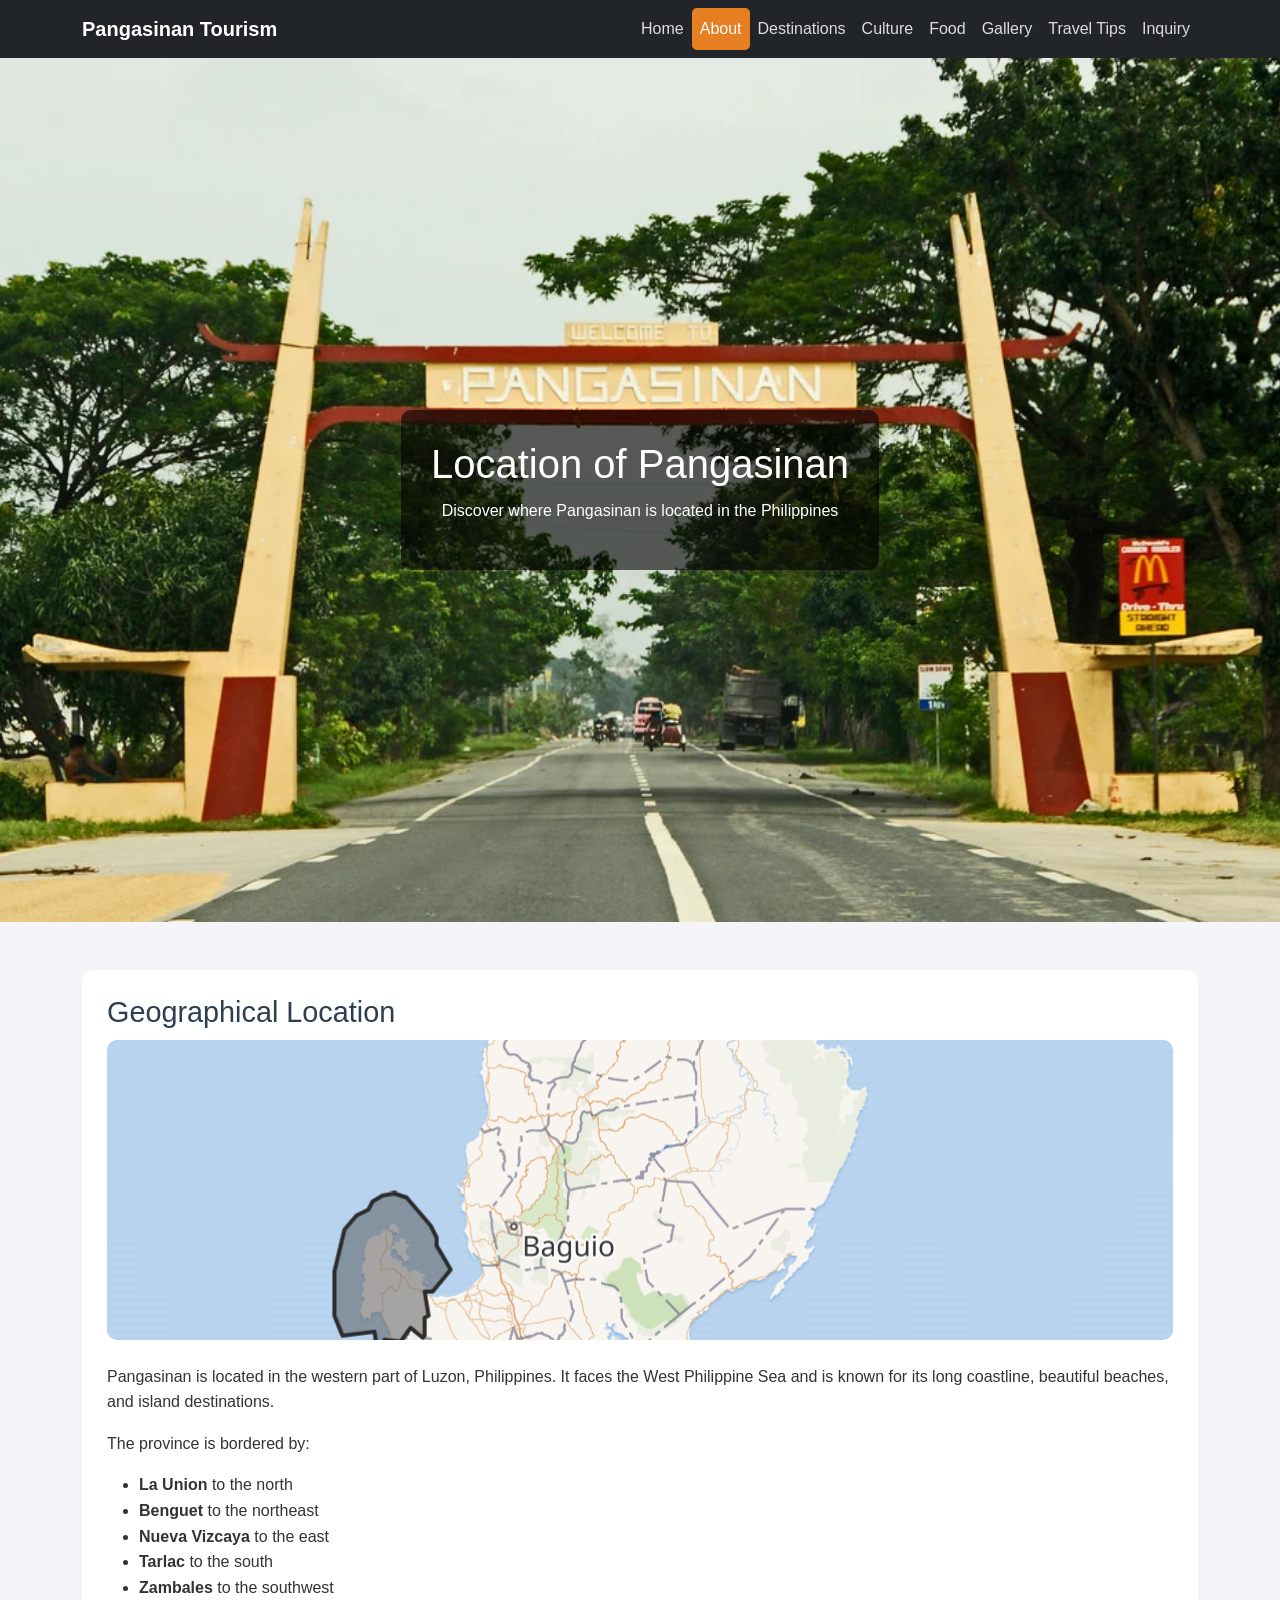
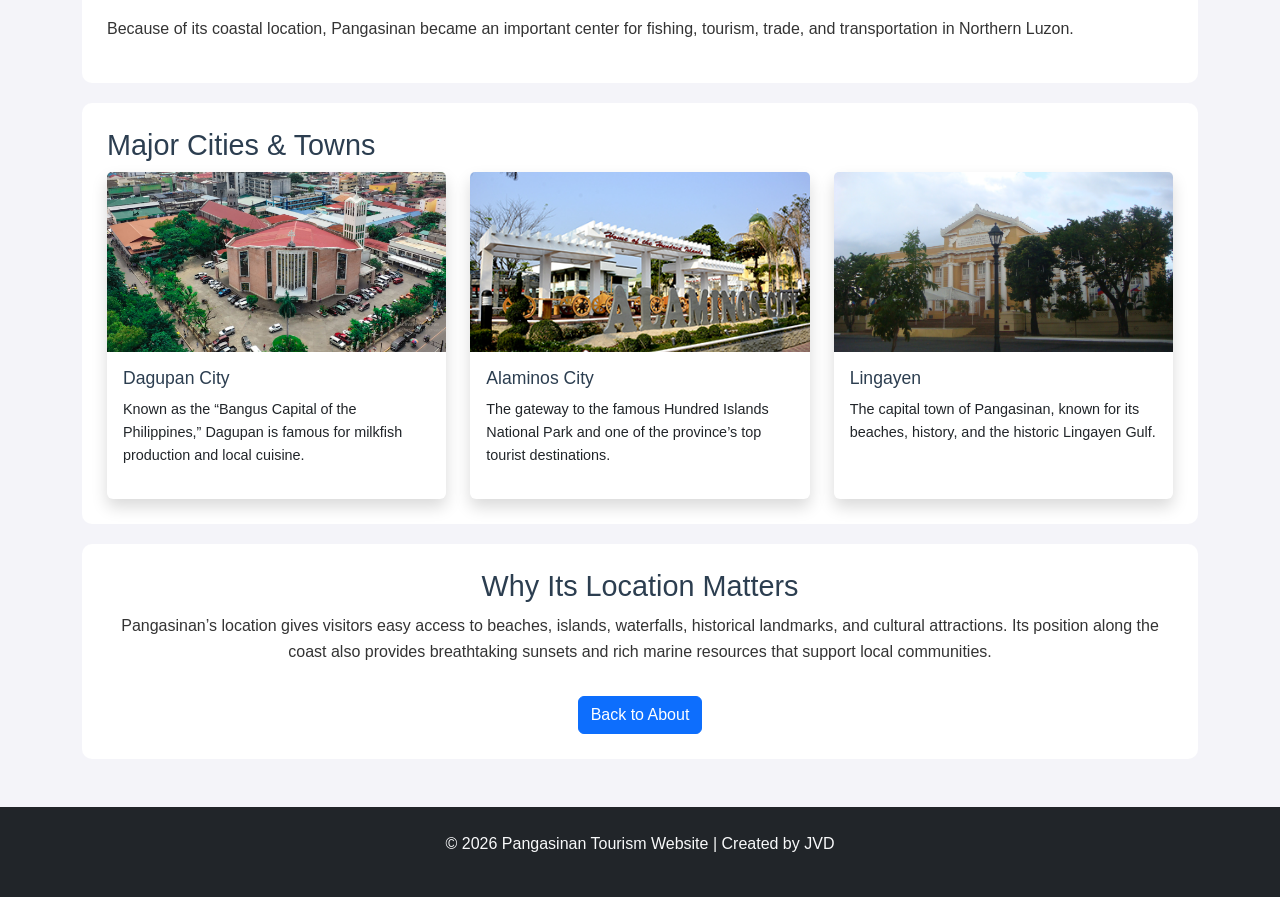
<file: location.html>
<!DOCTYPE html>
<html lang="en">
<head>
    <meta charset="utf-8">
    <meta name="viewport" content="width=device-width, initial-scale=1">
    <title>Location - Pangasinan</title>

    <link href="https://cdn.jsdelivr.net/npm/bootstrap@5.3.3/dist/css/bootstrap.min.css" rel="stylesheet">
    <link rel="stylesheet" href="style/style.css">
</head>
<body>

    <nav class="navbar navbar-expand-lg navbar-dark bg-dark">
        <div class="container">
            <a class="navbar-brand" href="index.html">Pangasinan Tourism</a>

            <button class="navbar-toggler" type="button" data-bs-toggle="collapse" data-bs-target="#nav">
                <span class="navbar-toggler-icon"></span>
            </button>

            <div class="collapse navbar-collapse" id="nav">
                <ul class="navbar-nav ms-auto">
                    <li class="nav-item"><a class="nav-link" href="index.html">Home</a></li>
                    <li class="nav-item"><a class="nav-link active" href="about.html">About</a></li>
                    <li class="nav-item"><a class="nav-link" href="destinations.html">Destinations</a></li>
                    <li class="nav-item"><a class="nav-link" href="culture.html">Culture</a></li>
                    <li class="nav-item"><a class="nav-link" href="food.html">Food</a></li>
                    <li class="nav-item"><a class="nav-link" href="gallery.html">Gallery</a></li>
                    <li class="nav-item"><a class="nav-link" href="tips.html">Travel Tips</a></li>
                    <li class="nav-item"><a class="nav-link" href="inquiry.html">Inquiry</a></li>
                </ul>
            </div>
        </div>
    </nav>

    <section class="hero" style="background: url('images/location.webp') center/cover no-repeat;">
        <div class="hero-overlay text-white text-center">
            <h1>Location of Pangasinan</h1>
            <p>Discover where Pangasinan is located in the Philippines</p>
        </div>
    </section>

    <main class="container my-5">

        <section class="box">
            <h2>Geographical Location</h2>

            <div class="img-box mb-4">
                <img src="images/map.png" alt="Map of Pangasinan">
            </div>

            <p>
                Pangasinan is located in the western part of Luzon, Philippines. 
                It faces the West Philippine Sea and is known for its long coastline, 
                beautiful beaches, and island destinations.
            </p>

            <p>
                The province is bordered by:
            </p>

            <ul>
                <li><strong>La Union</strong> to the north</li>
                <li><strong>Benguet</strong> to the northeast</li>
                <li><strong>Nueva Vizcaya</strong> to the east</li>
                <li><strong>Tarlac</strong> to the south</li>
                <li><strong>Zambales</strong> to the southwest</li>
            </ul>

            <p>
                Because of its coastal location, Pangasinan became an important center 
                for fishing, tourism, trade, and transportation in Northern Luzon.
            </p>
        </section>

        <section class="box">
            <h2>Major Cities & Towns</h2>

            <div class="row g-4">

                <div class="col-md-4">
                    <div class="card shadow h-100">
                        <img src="images/dagupan.jpg" class="card-img-top" alt="Dagupan City">

                        <div class="card-body">
                            <h5>Dagupan City</h5>

                            <p>
                                Known as the “Bangus Capital of the Philippines,” 
                                Dagupan is famous for milkfish production and local cuisine.
                            </p>
                        </div>
                    </div>
                </div>

                <div class="col-md-4">
                    <div class="card shadow h-100">
                        <img src="images/alaminos.jfif" class="card-img-top" alt="Alaminos City">

                        <div class="card-body">
                            <h5>Alaminos City</h5>

                            <p>
                                The gateway to the famous Hundred Islands National Park 
                                and one of the province’s top tourist destinations.
                            </p>
                        </div>
                    </div>
                </div>

                <div class="col-md-4">
                    <div class="card shadow h-100">
                        <img src="images/lingayen.jfif" class="card-img-top" alt="Lingayen">

                        <div class="card-body">
                            <h5>Lingayen</h5>

                            <p>
                                The capital town of Pangasinan, known for its beaches, 
                                history, and the historic Lingayen Gulf.
                            </p>
                        </div>
                    </div>
                </div>

            </div>
        </section>

        <section class="box text-center">
            <h2>Why Its Location Matters</h2>

            <p>
                Pangasinan’s location gives visitors easy access to beaches, islands, 
                waterfalls, historical landmarks, and cultural attractions. 
                Its position along the coast also provides breathtaking sunsets 
                and rich marine resources that support local communities.
            </p>

            <a href="about.html" class="btn btn-primary mt-3">
                Back to About
            </a>
        </section>

    </main>

    <footer class="bg-dark text-light text-center py-4">
        <p>© 2026 Pangasinan Tourism Website | Created by JVD</p>
    </footer>

    <script src="https://cdn.jsdelivr.net/npm/bootstrap@5.3.3/dist/js/bootstrap.bundle.min.js"></script>

</body>
</html>
</file>
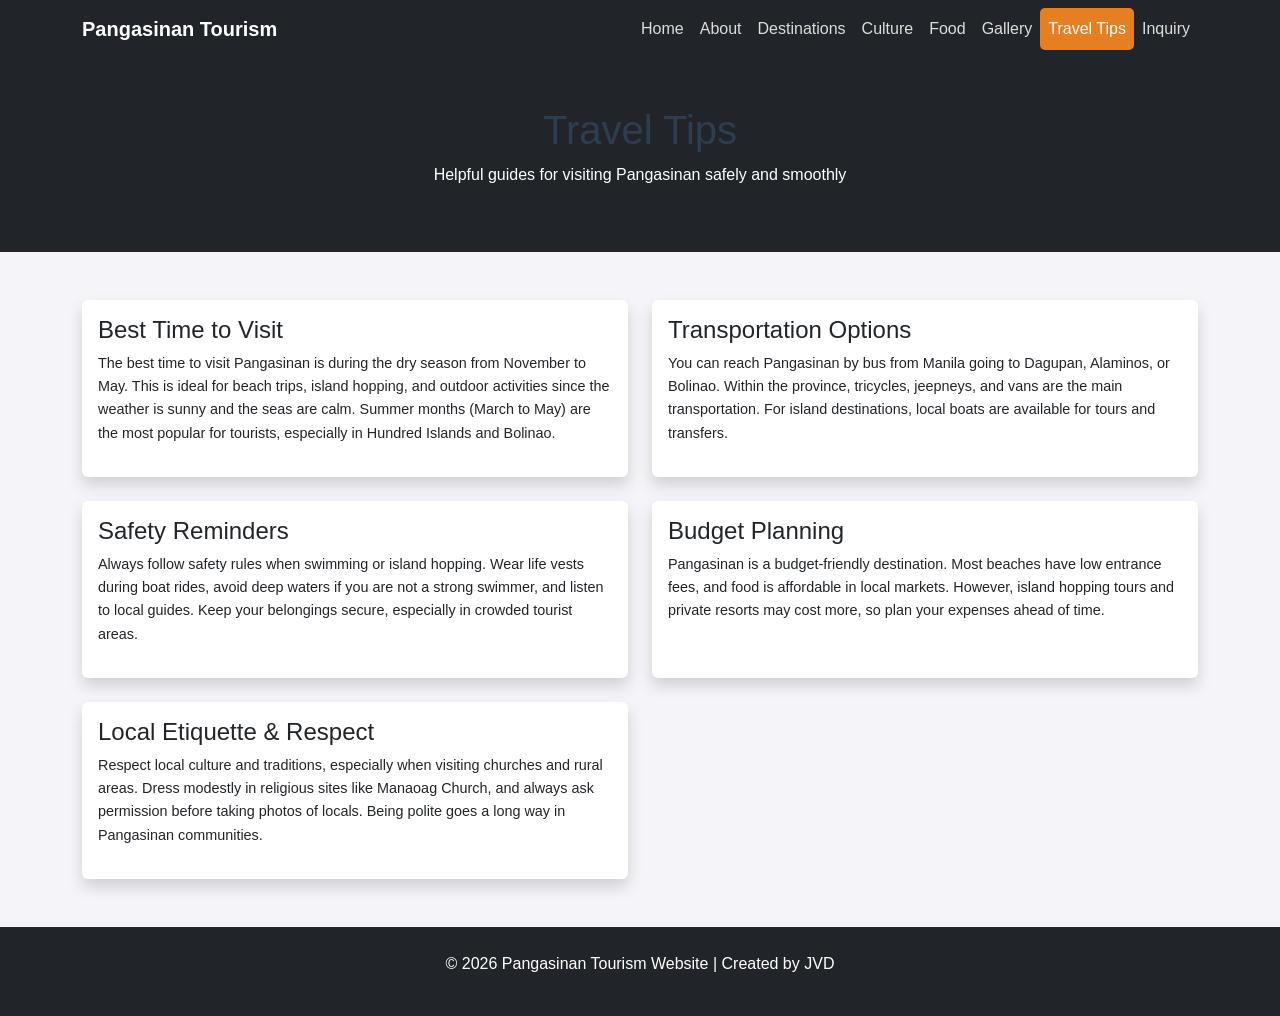
<file: tips.html>
<!DOCTYPE html>
<html lang="en">
<head>
    <meta charset="utf-8">
    <meta name="viewport" content="width=device-width, initial-scale=1">
    <title>Travel Tips - Pangasinan</title>
    <link href="https://cdn.jsdelivr.net/npm/bootstrap@5.3.3/dist/css/bootstrap.min.css" rel="stylesheet">
    <link rel="stylesheet" href="style/style.css">
</head>
<body>

    <nav class="navbar navbar-expand-lg navbar-dark bg-dark">
        <div class="container">
            <a class="navbar-brand" href="index.html">Pangasinan Tourism</a>

            <button class="navbar-toggler" type="button" data-bs-toggle="collapse" data-bs-target="#nav">
                <span class="navbar-toggler-icon"></span>
            </button>

            <div class="collapse navbar-collapse" id="nav">
                <ul class="navbar-nav ms-auto">
                    <li class="nav-item"><a class="nav-link" href="index.html">Home</a></li>
                    <li class="nav-item"><a class="nav-link" href="about.html">About</a></li>
                    <li class="nav-item"><a class="nav-link" href="destinations.html">Destinations</a></li>
                    <li class="nav-item"><a class="nav-link" href="culture.html">Culture</a></li>
                    <li class="nav-item"><a class="nav-link" href="food.html">Food</a></li>
                    <li class="nav-item"><a class="nav-link" href="gallery.html">Gallery</a></li>
                    <li class="nav-item"><a class="nav-link active" href="tips.html">Travel Tips</a></li>
                    <li class="nav-item"><a class="nav-link" href="inquiry.html">Inquiry</a></li>
                </ul>
            </div>
        </div>
    </nav>

    <section class="bg-dark text-white text-center py-5">
        <h1>Travel Tips</h1>
        <p>Helpful guides for visiting Pangasinan safely and smoothly</p>
    </section>

    <main class="container my-5">
        <div class="row g-4">
            <div class="col-md-6">
                <div class="card shadow h-100">
                    <div class="card-body">
                        <h4>Best Time to Visit</h4>
                        <p>
                            The best time to visit Pangasinan is during the dry season from November to May. 
                            This is ideal for beach trips, island hopping, and outdoor activities since the weather 
                            is sunny and the seas are calm. Summer months (March to May) are the most popular 
                            for tourists, especially in Hundred Islands and Bolinao.
                        </p>
                    </div>
                </div>
            </div>

            <div class="col-md-6">
                <div class="card shadow h-100">
                    <div class="card-body">
                        <h4>Transportation Options</h4>
                        <p>
                            You can reach Pangasinan by bus from Manila going to Dagupan, Alaminos, or Bolinao. 
                            Within the province, tricycles, jeepneys, and vans are the main transportation. 
                            For island destinations, local boats are available for tours and transfers.
                        </p>
                    </div>
                </div>
            </div>

            <div class="col-md-6">
                <div class="card shadow h-100">
                    <div class="card-body">
                        <h4>Safety Reminders</h4>
                        <p>
                            Always follow safety rules when swimming or island hopping. Wear life vests during boat rides, 
                            avoid deep waters if you are not a strong swimmer, and listen to local guides. 
                            Keep your belongings secure, especially in crowded tourist areas.
                        </p>
                    </div>
                </div>
            </div>

            <div class="col-md-6">
                <div class="card shadow h-100">
                    <div class="card-body">
                        <h4>Budget Planning</h4>
                        <p>
                            Pangasinan is a budget-friendly destination. Most beaches have low entrance fees, 
                            and food is affordable in local markets. However, island hopping tours and private resorts 
                            may cost more, so plan your expenses ahead of time.
                        </p>
                    </div>
                </div>
            </div>

            <div class="col-md-6">
                <div class="card shadow h-100">
                    <div class="card-body">
                        <h4>Local Etiquette & Respect</h4>
                        <p>
                            Respect local culture and traditions, especially when visiting churches and rural areas. 
                            Dress modestly in religious sites like Manaoag Church, and always ask permission before 
                            taking photos of locals. Being polite goes a long way in Pangasinan communities.
                        </p>
                    </div>
                </div>
            </div>
        </div>
    </main>

    <footer class="bg-dark text-white text-center py-4">
        <p>© 2026 Pangasinan Tourism Website | Created by JVD</p>
    </footer>

    <script src="https://cdn.jsdelivr.net/npm/bootstrap@5.3.3/dist/js/bootstrap.bundle.min.js"></script>

</body>
</html>
</file>
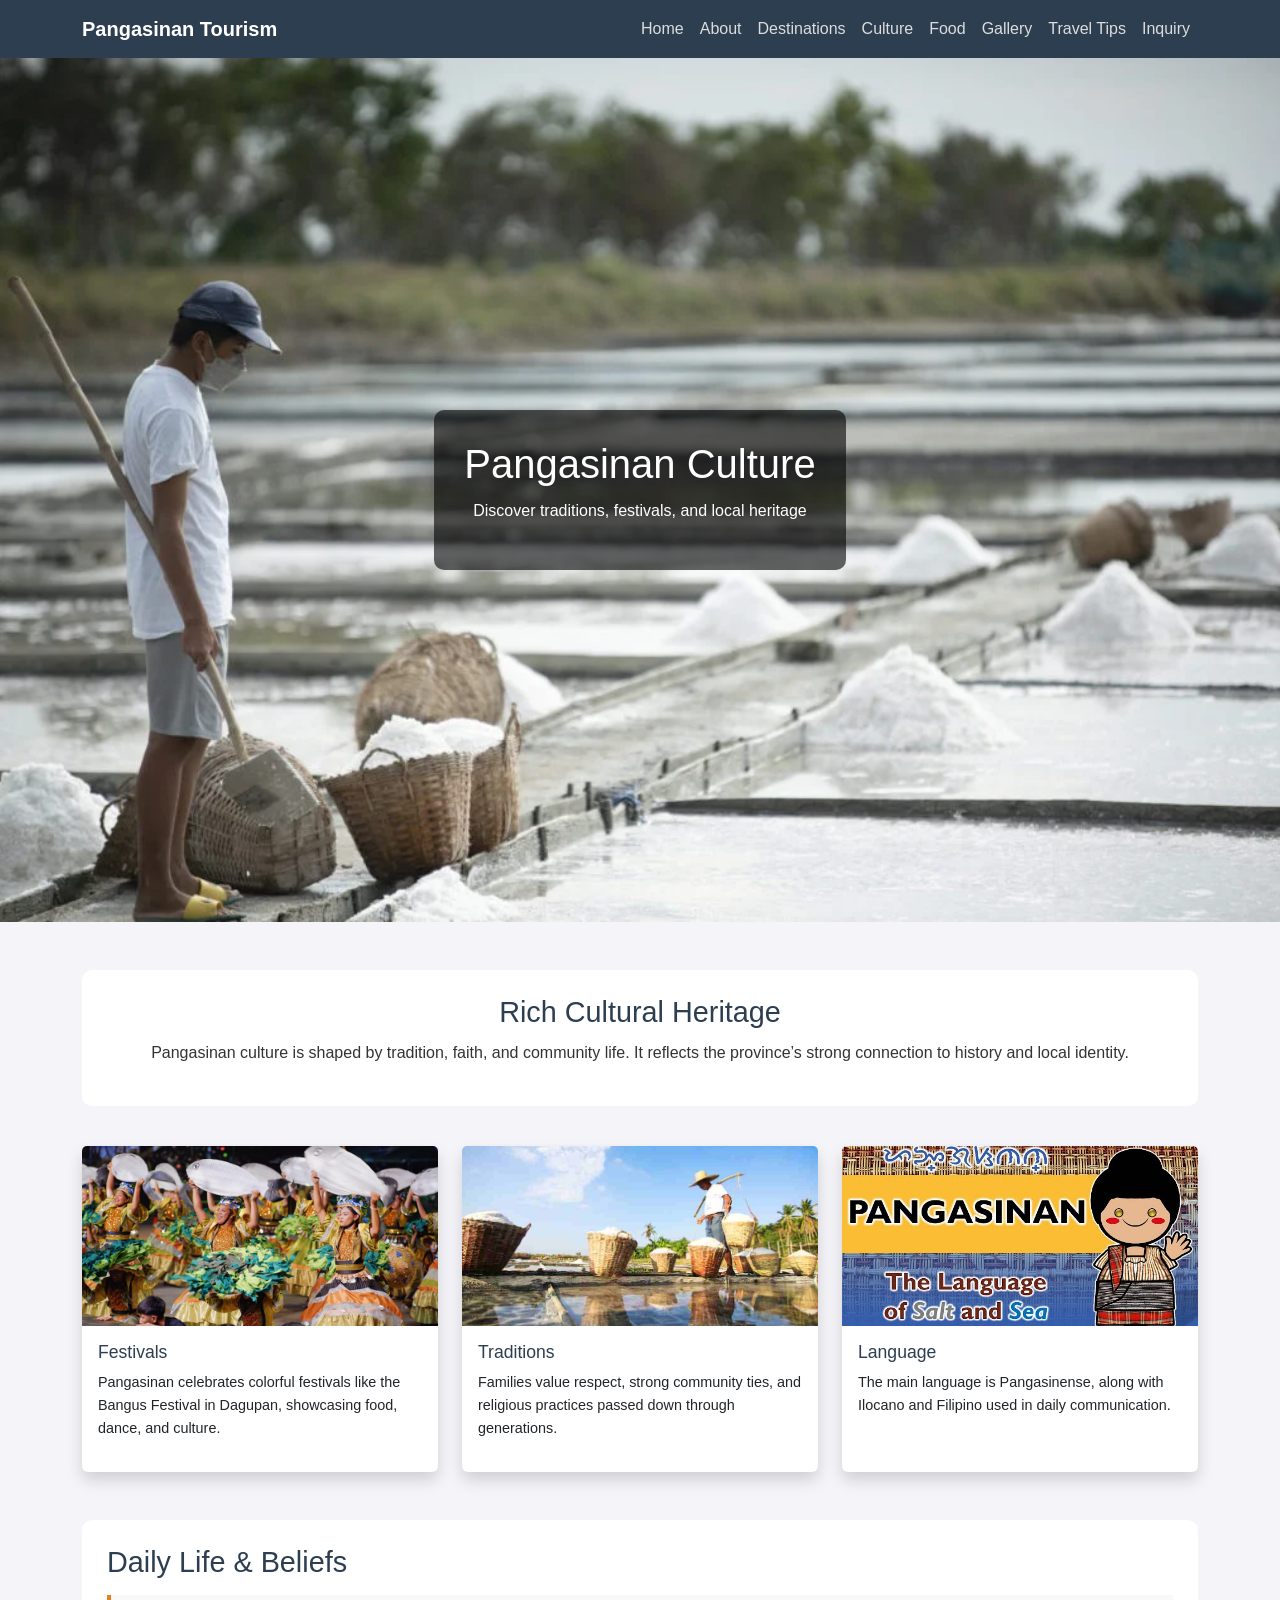
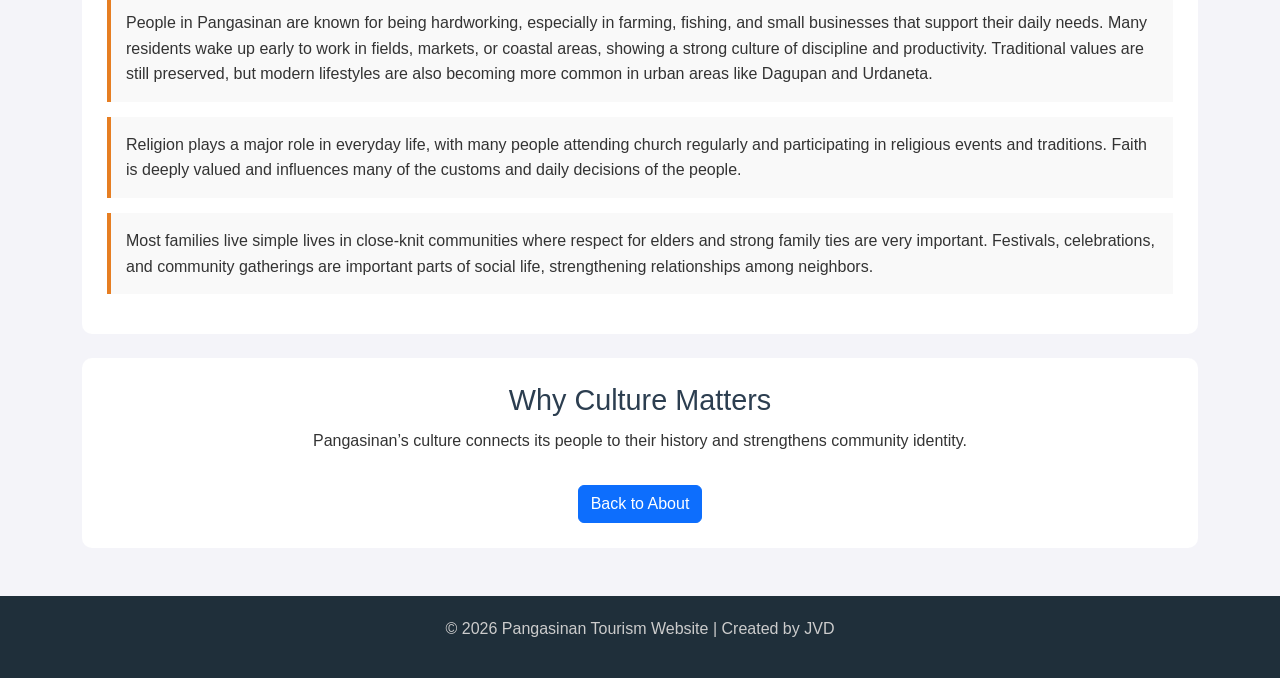
<file: traditions.html>
<!DOCTYPE html>
<html lang="en">
<head>
    <meta charset="utf-8">
    <meta name="viewport" content="width=device-width, initial-scale=1">
    <title>Culture - Pangasinan</title>

    <link href="https://cdn.jsdelivr.net/npm/bootstrap@5.3.3/dist/css/bootstrap.min.css" rel="stylesheet">
    <link rel="stylesheet" href="style/style.css">
</head>
<body>
    <nav class="navbar navbar-expand-lg navbar-dark">
        <div class="container">
            <a class="navbar-brand" href="index.html">Pangasinan Tourism</a>

            <button class="navbar-toggler" type="button" data-bs-toggle="collapse" data-bs-target="#nav">
                <span class="navbar-toggler-icon"></span>
            </button>

            <div class="collapse navbar-collapse" id="nav">
                <ul class="navbar-nav ms-auto">
                    <li class="nav-item"><a class="nav-link" href="index.html">Home</a></li>
                    <li class="nav-item"><a class="nav-link" href="about.html">About</a></li>
                    <li class="nav-item"><a class="nav-link" href="destinations.html">Destinations</a></li>
                    <li class="nav-item"><a class="nav-link" href="culture.html">Culture</a></li>
                    <li class="nav-item"><a class="nav-link" href="food.html">Food</a></li>
                    <li class="nav-item"><a class="nav-link" href="gallery.html">Gallery</a></li>
                    <li class="nav-item"><a class="nav-link" href="tips.html">Travel Tips</a></li>
                    <li class="nav-item"><a class="nav-link" href="inquiry.html">Inquiry</a></li>
                </ul>
            </div>
        </div>
    </nav>

    <section class="hero" style="background: url('images/htradition.webp') center/cover no-repeat;">
        <div class="hero-overlay text-center">
            <h1>Pangasinan Culture</h1>
            <p>Discover traditions, festivals, and local heritage</p>
        </div>
    </section>

    <main class="container my-5">
        <section class="box text-center">
            <h2>Rich Cultural Heritage</h2>
            <p>
                Pangasinan culture is shaped by tradition, faith, and community life.
                It reflects the province’s strong connection to history and local identity.
            </p>
        </section>

        <section class="row g-4 mt-3">

            <div class="col-md-4">
                <div class="card shadow h-100">
                    <img src="images/cfestivals.jpg" class="card-img-top" alt="Festivals">
                    <div class="card-body">
                        <h5>Festivals</h5>
                        <p>
                            Pangasinan celebrates colorful festivals like the Bangus Festival in Dagupan,
                            showcasing food, dance, and culture.
                        </p>
                    </div>
                </div>
            </div>

            <div class="col-md-4">
                <div class="card shadow h-100">
                    <img src="images/traditions.jpg" class="card-img-top" alt="Traditions">
                    <div class="card-body">
                        <h5>Traditions</h5>
                        <p>
                            Families value respect, strong community ties, and religious practices passed down through generations.
                        </p>
                    </div>
                </div>
            </div>

            <div class="col-md-4">
                <div class="card shadow h-100">
                    <img src="images/language.jpg" class="card-img-top" alt="Language">
                    <div class="card-body">
                        <h5>Language</h5>
                        <p>
                            The main language is Pangasinense, along with Ilocano and Filipino used in daily communication.
                        </p>
                    </div>
                </div>
            </div>

        </section>

        <section class="box mt-5">
            <h2>Daily Life & Beliefs</h2>

            <div class="fact-box">
                People in Pangasinan are known for being hardworking, especially in farming, fishing, and small businesses that support their daily needs. Many residents wake up early to work in fields, markets, or coastal areas, showing a strong culture of discipline and productivity. Traditional values are still preserved, but modern lifestyles are also becoming more common in urban areas like Dagupan and Urdaneta.
            </div>

            <div class="fact-box">
                Religion plays a major role in everyday life, with many people attending church regularly and participating in religious events and traditions. Faith is deeply valued and influences many of the customs and daily decisions of the people.
            </div>

            <div class="fact-box">
                Most families live simple lives in close-knit communities where respect for elders and strong family ties are very important. Festivals, celebrations, and community gatherings are important parts of social life, strengthening relationships among neighbors.
            </div>
        </section>

        <section class="box text-center mt-4">
            <h2>Why Culture Matters</h2>
            <p>
                Pangasinan’s culture connects its people to their history and strengthens community identity.
            </p>

            <a href="about.html" class="btn btn-primary mt-3">
                Back to About
            </a>
        </section>
    </main>

    <footer>
        <p>© 2026 Pangasinan Tourism Website | Created by JVD</p>
    </footer>

    <script src="https://cdn.jsdelivr.net/npm/bootstrap@5.3.3/dist/js/bootstrap.bundle.min.js"></script>

</body>
</html>
</file>
<file: style/style.css>
* {
    margin: 0;
    padding: 0;
    box-sizing: border-box;
    font-family: Arial, sans-serif;
}

body {
    background: #f4f4f9;
    color: #333;
    line-height: 1.6;
}

h1, h2, h3, h5 {
    font-family: Arial, serif;
    color: #2c3e50;
}

h1 { 
    font-size: 2.5rem; 
}
h2 { 
    font-size: 1.8rem; margin-bottom: 10px; 
}
h3 { 
    font-size: 1.3rem; 
}
h5 { 
    font-size: 1.1rem; 
}

.navbar {
    background: #2c3e50;
}

.navbar-brand {
    color: #fff !important;
    font-weight: bold;
}

.navbar-nav .nav-link {
    color: #ddd;
    padding: 8px 12px;
}

.navbar-nav .nav-link:hover,.navbar-nav .nav-link.active {
    background: #e67e22;
    color: #fff;
    border-radius: 5px;
}

.hero {
    height: 864px;
    background: url("../images/logo.jpg") center/cover no-repeat;
    display: flex;
    align-items: center;
    justify-content: center;
    text-align: center;
}

.hero-overlay {
    background: rgba(0,0,0,0.6);
    padding: 30px;
    border-radius: 10px;
    color: #fff;
}

.hero-overlay h1 {
    color: #fff;
}

.hero-overlay p {
    margin-top: 10px;
}

.btn-main {
    display: inline-block;
    margin-top: 15px;
    padding: 10px 20px;
    background: #e67e22;
    color: #fff;
    border-radius: 5px;
    text-decoration: none;
}

.btn-main:hover {
    background: #cf711f;
}

.box {
    background: #fff;
    padding: 25px;
    border-radius: 10px;
    margin-top: 20px;
}

.card {
    border: none;
}

.card-img-top {
    height: 200px;
    object-fit: cover;
}

.card-body p {
    font-size: 0.9rem;
}

.img-box {
    width: 100%;
    height: 300px;
    overflow: hidden;
    border-radius: 10px;
}

.img-box img {
    width: 100%;
    height: 100%;
    object-fit: cover;
}

.fact-box {
    background: #f9f9f9;
    border-left: 4px solid #e67e22;
    padding: 15px;
    margin: 15px 0;
}

 #galleryList img {
    transition: 0.3s;
    cursor: pointer;
}

#galleryList img:hover {
    transform: scale(1.03);
}

#galleryImg {
    max-width: 100%;
    max-height: 70vh;
    object-fit: contain;
    border-radius: 10px;
}

#galleryCaption {
        font-size: 16px;
        margin-top: 10px;
        color: #333;
}

body.modal-open {
        overflow: auto !important;
        padding-right: 0 !important;
}

.card-img-top {
    height: 180px;
    object-fit: cover;
}

.filter-btn {
    margin: 3px;
}

.error {
    color: red;
    font-size: 0.9rem;
}

footer {
    background: #1f2f3a;
    color: #ccc;
    text-align: center;
    padding: 20px;
    margin-top: 40px;
}

@media (max-width: 270px){

    .navbar-brand{
        font-size: .1rem;
    }
    .hero-overlay{
        width: 200px;
    }
    .hero-overlay h1{
        font-size: 1rem;
    }

}

@media (max-width: 150px){
    .hero-overlay{
        width: 50px;
        font-size: .1rem;
    }
    .hero-overlay h1, .text-center, .text-center h2, .col-md-3, .col-md-3 h5{
        font-size: .3rem;
    }
    .hero-overlay a{
        font-size: .1rem;
    }

    .btn-lg{
        width:50px;
        font-size: .1rem;
    }
    .btn-primary{
        width: .2px;
        font-size: .1rem;
    }
    *{
        padding: 0;
        margin: 0;
    }
}
</file>
